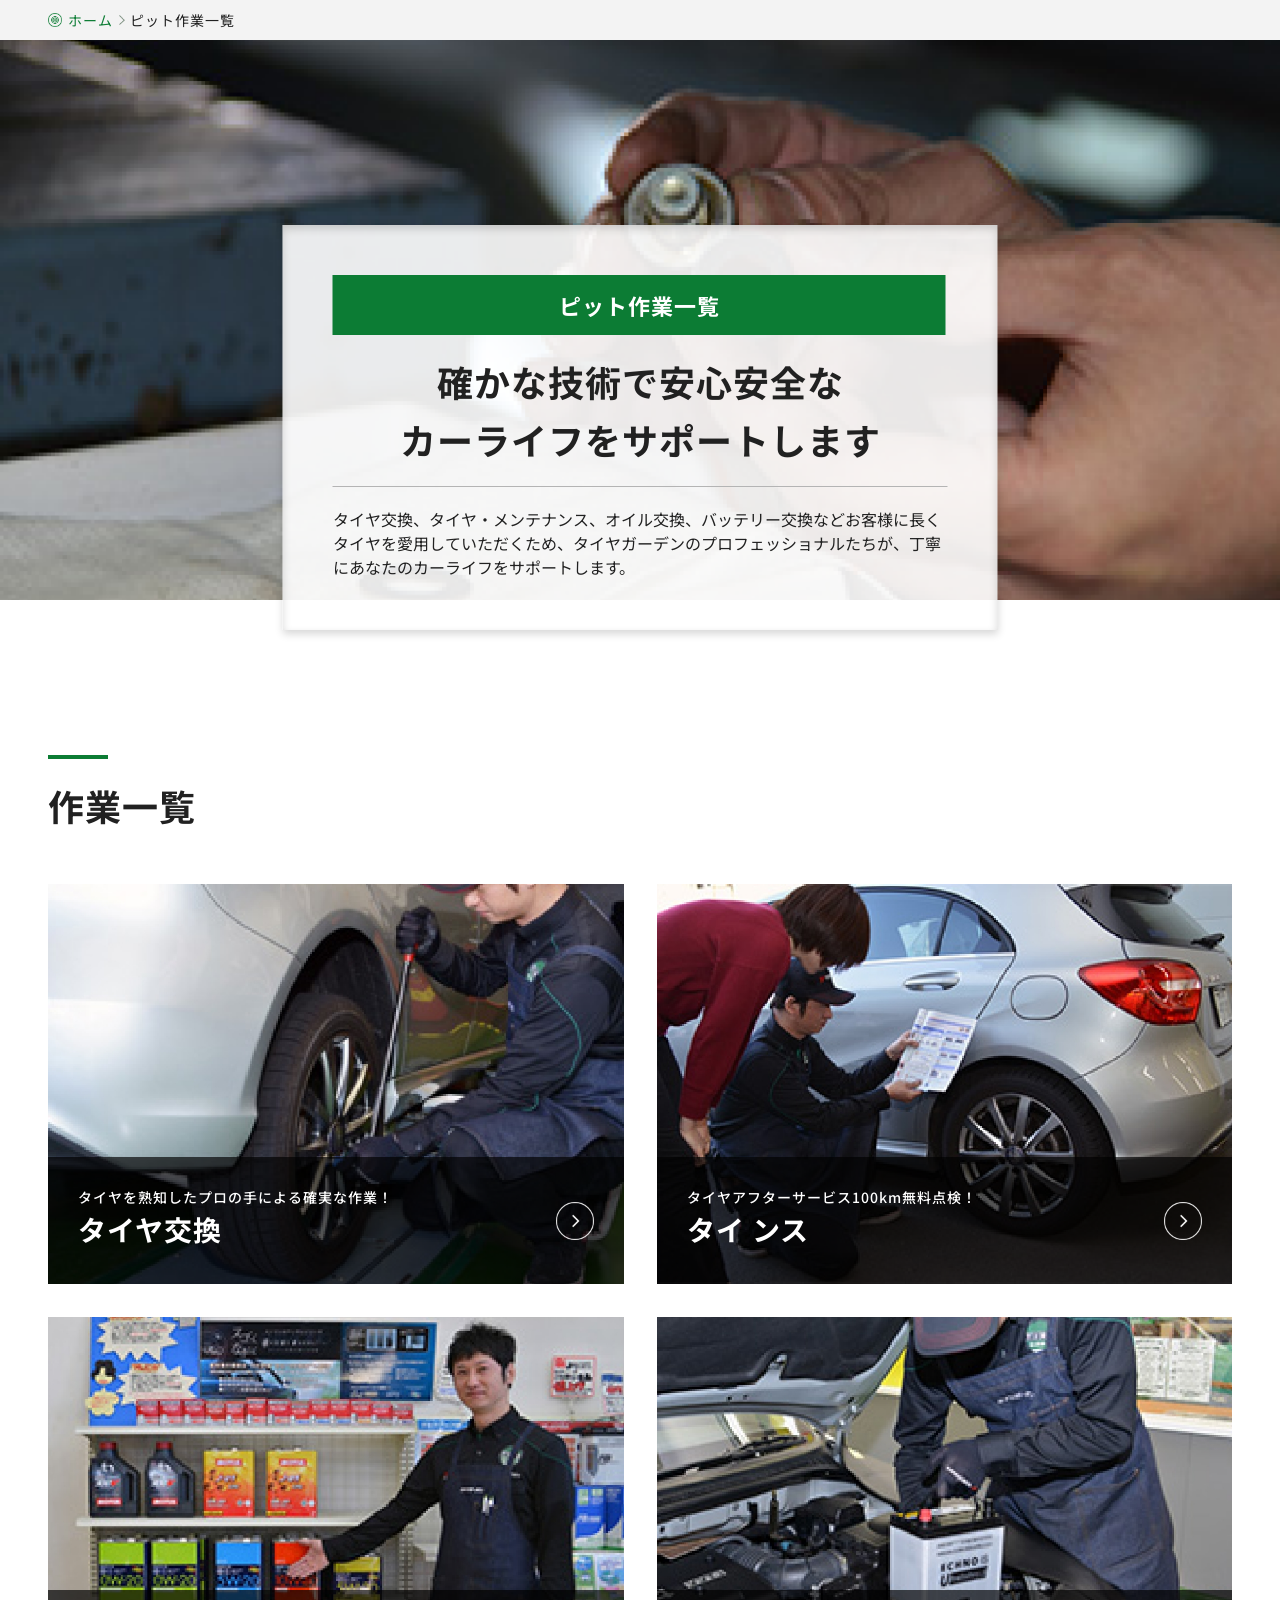
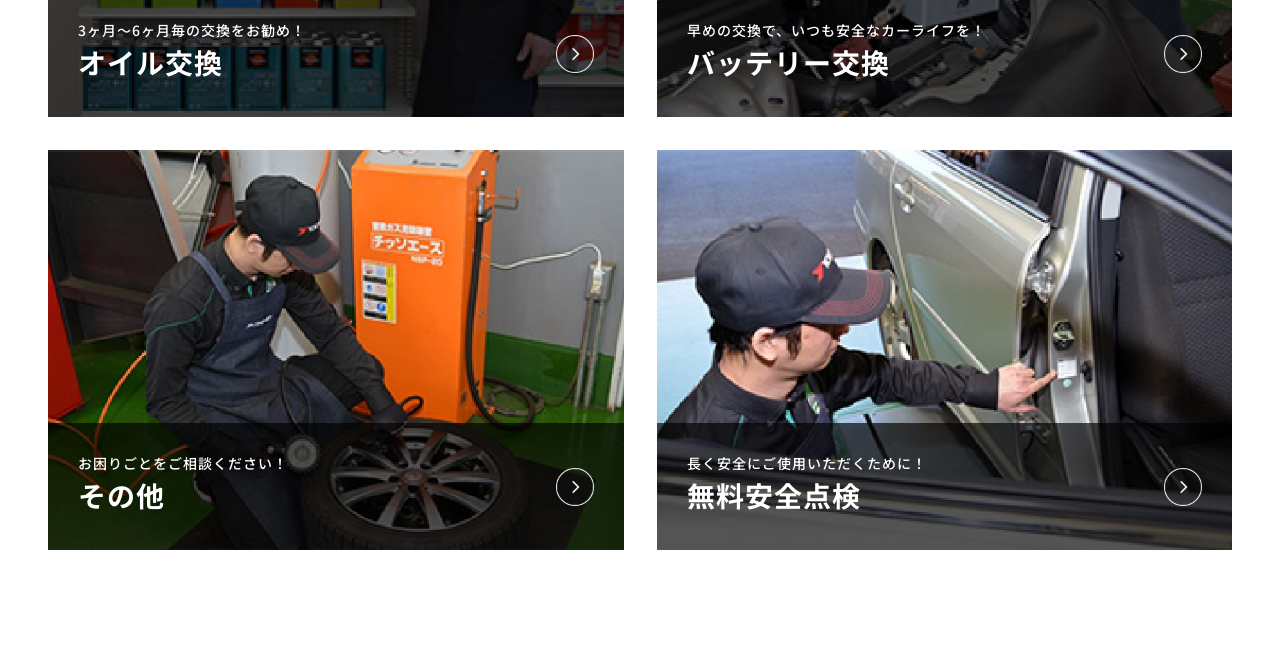
<file: pitworklist.html>
<!DOCTYPE html>
<html lang="ja">

<head>
    <meta charset="utf-8" />
    <meta name="viewport" content="width=device-width,initial-scale=1" />
    <title>ページタイトル</title>
    <meta name="description" content="ページの説明" />
    <meta name="format-detection" content="telephone=no" />

    <!-- favicon/webclipicon -->
    <!-- <link rel="icon" href="favicon.ico" />
    <link rel="icon" href="favicon.svg" type="image/svg+xml" />
    <link rel="apple-touch-icon" href="webclip.png" /> -->

    <!-- ogp -->
    <meta property="og:site_name" content="サイト名" />
    <meta property="og:url" content="URL" />
    <meta property="og:type" content="website or article" />
    <meta property="og:title" content="ページのタイトル" />
    <meta property="og:description" content="ページの説明" />
    <meta property="og:image" content="URL" />
    <meta property="og:locale" content="ja_JP" />
    <!-- <meta property="fb:app_id" content="AppID"> -->
    <meta name="twitter:card" content="summary_large_image or summary" />
    <!-- <meta name="twitter:site" content="@moshamusha2010" /> -->
    <meta name="twitter:description" content="ページの説明" />
    <meta name="twitter:image:src" content="URL" />

    <!-- fonts -->
    <link rel="preconnect" href="https://fonts.googleapis.com" />
    <link rel="preconnect" href="https://fonts.gstatic.com" crossorigin />
    <link href="https://fonts.googleapis.com/css2?family=Noto+Sans+JP:wght@400;500;700&display=swap" rel="stylesheet" />

    <!-- css -->
    <link rel="stylesheet" href="/assets/slick/slick.css">
    <link rel="stylesheet" href="/assets/slick/slick-theme.css">
    <link rel="stylesheet" href="/assets/css/import.css" />
</head>

<body>
    <header>
        <section id="headerPart"></section>
    </header>

    <main>
        <section>
            <div class="bread-crumb">
                <div class="container">
                    <ul class="bread-crumb-list">
                        <li class="bread-crumb-item"><a href="/index.html" class="bread-crumb-link">ホーム</a></li>
                        <li class="bread-crumb-item"><span>ピット作業一覧</span></li>
                    </ul>
                </div>
            </div>

            <div class="mvone">
                <div class="mvone-txt-box">
                    <h2 class="mvone-title">ピット作業一覧</h2>
                    <h3 class="mvone-subtitle">確かな技術で安心安全な<br>カーライフをサポートします</h3>
                    <p class="mvone-text">タイヤ交換、タイヤ・メンテナンス、オイル交換、バッテリー交換などお客様に長くタイヤを愛用していただくため、タイヤガーデンのプロフェッショナルたちが、丁寧にあなたのカーライフをサポートします。</p>
                </div>
            </div>
        </section>

        <section class="worklistsection">
            <div class="container">
                <h2 class="h2-title-one">
                    作業一覧
                </h2>

                <div class="worklists">
                    <div class="worklist">
                      
                        <img src="/assets/img/pitworklist/worklist01.jpg" alt="タイヤ交換の画像">
                       
                        <a href="#" class="worklist-content">
                            <span class="wl-small-txt">タイヤを熟知したプロの手による確実な作業！</span>
                            <p class="wl-title">タイヤ交換</p>
                        </a>
                    </div>

                    <div class="worklist">
                      
                        <img src="/assets/img/pitworklist/worklist02.jpg" alt="タイヤ・メンテナンスの画像">
                       
                        <a href="#" class="worklist-content">
                            <span class="wl-small-txt">タイヤアフターサービス100km無料点検！</span>
                            <p class="wl-title">タイ  ンス</p>
                        </a>
                    </div>

                    <div class="worklist">
                      
                        <img src="/assets/img/pitworklist/worklist03.jpg" alt="オイル交換の画像">
                       
                        <a href="#" class="worklist-content">
                            <span class="wl-small-txt">3ヶ月～6ヶ月毎の交換をお勧め！</span>
                            <p class="wl-title">オイル交換</p>
                        </a>
                    </div>

                    <div class="worklist">
                      
                        <img src="/assets/img/pitworklist/worklist04.jpg" alt="バッテリー交換の画像">
                       
                        <a href="#" class="worklist-content">
                            <span class="wl-small-txt">早めの交換で、いつも安全なカーライフを！</span>
                            <p class="wl-title">バッテリー交換</p>
                        </a>
                    </div>

                    <div class="worklist">
                      
                        <img src="/assets/img/pitworklist/worklist05.jpg" alt="その他の画像">
                       
                        <a href="#" class="worklist-content">
                            <span class="wl-small-txt">お困りごとをご相談ください！</span>
                            <p class="wl-title">その他</p>
                        </a>
                    </div>

                    <div class="worklist">
                      
                        <img src="/assets/img/pitworklist/worklist06.jpg" alt="無料安全点検の画像">
                       
                        <a href="#" class="worklist-content">
                            <span class="wl-small-txt">長く安全にご使用いただくために！</span>
                            <p class="wl-title">無料安全点検</p>
                        </a>
                    </div>
                </div>
            </div>
        </section>
    </main>

    <footer>
        <section id="footerPart"></section>
    </footer>
    <!-- js -->
    <script src="/assets/js/jquery-3.7.1.min.js"></script>
    <script src="/assets/js/jquery.matchHeight.js"></script>
    <script src="/assets/slick/slick.min.js"></script>
    <script src="/assets/js/template-part.js"></script>
    <script src="/assets/js/common.js"></script>
</body>

</html>
</file>
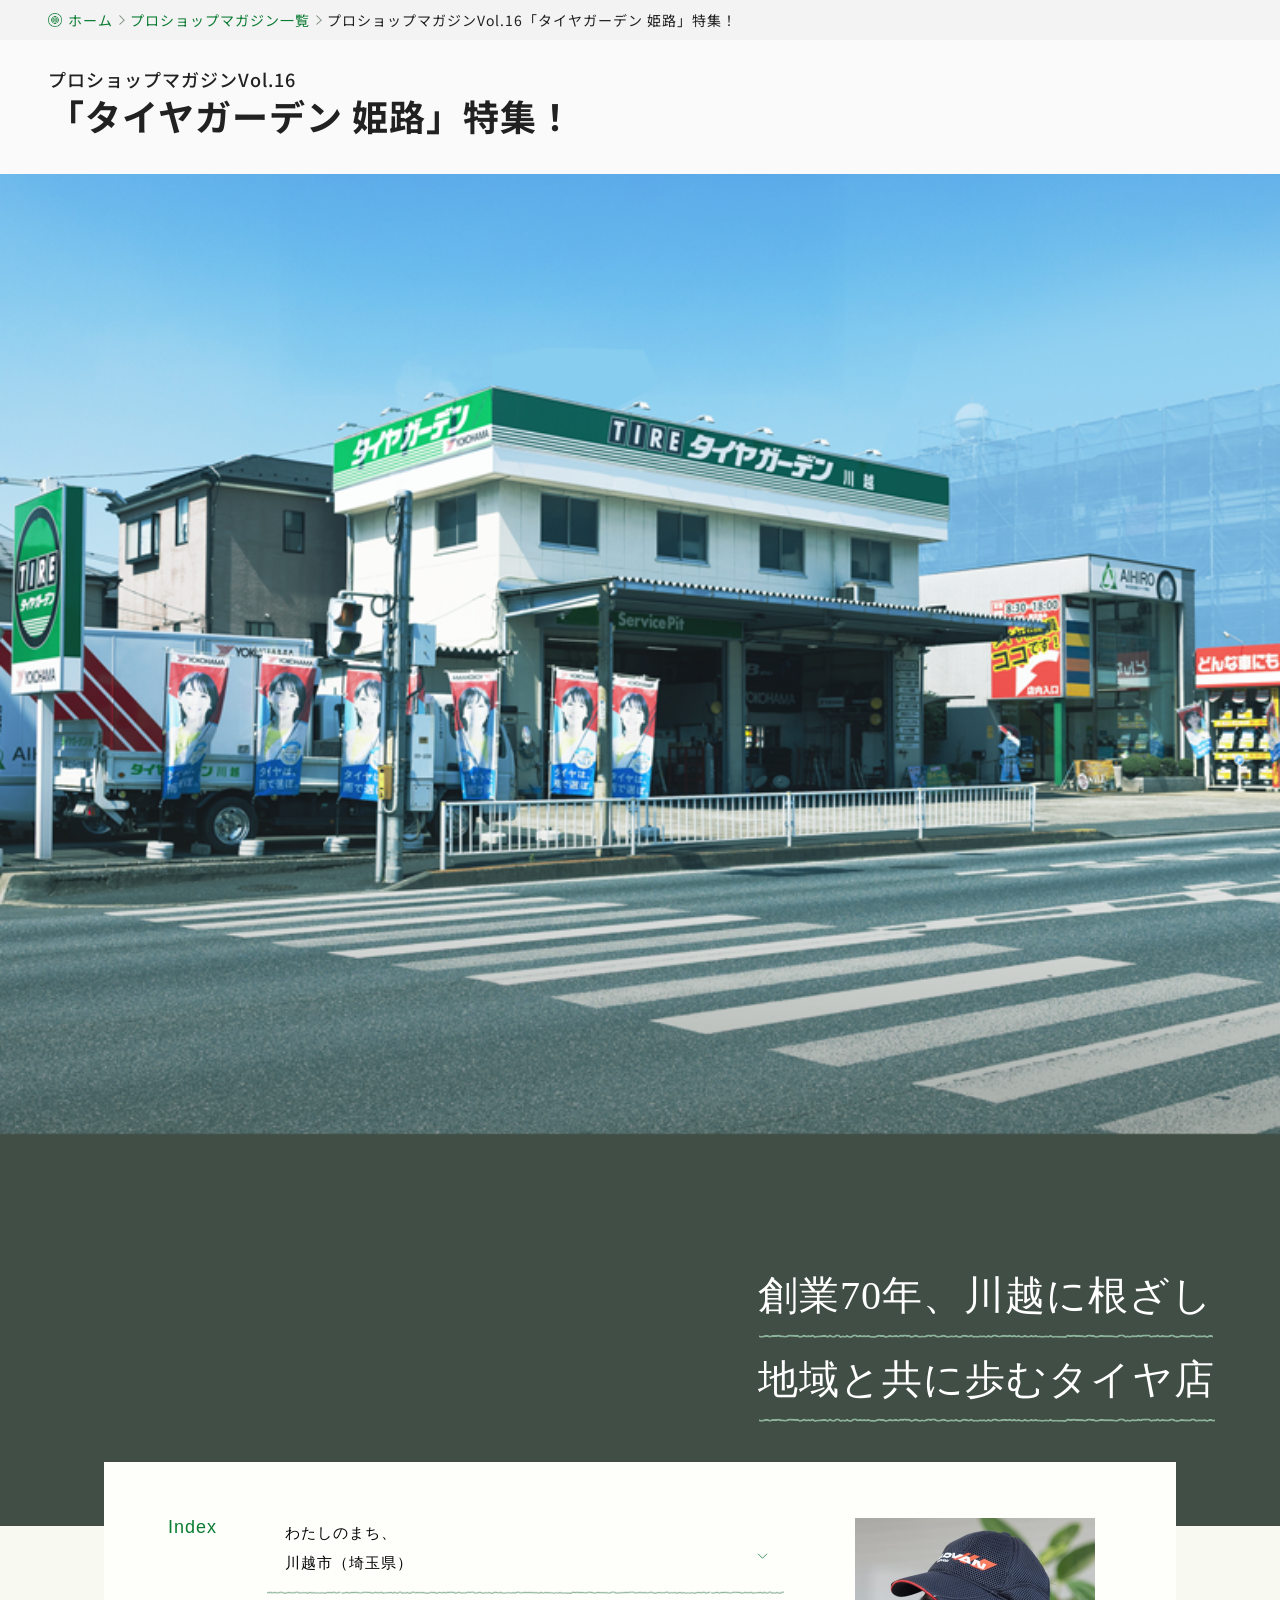
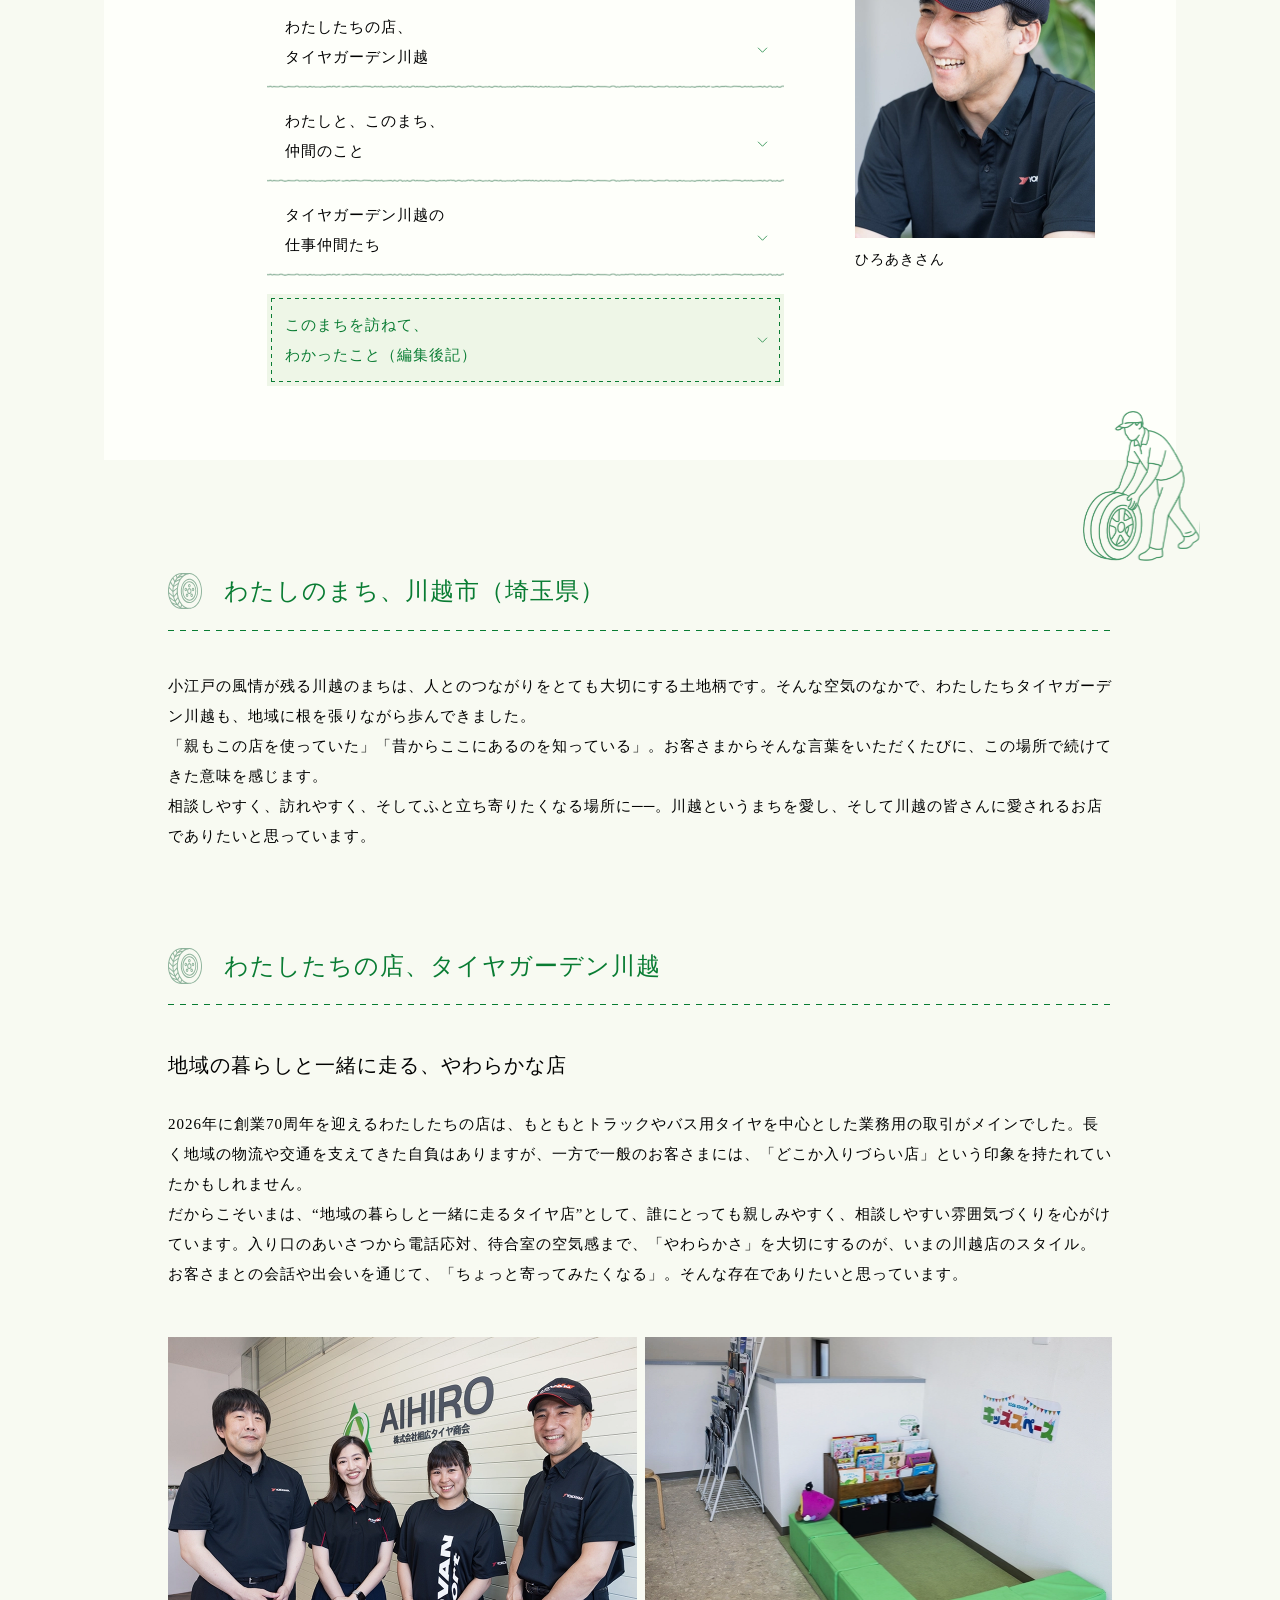
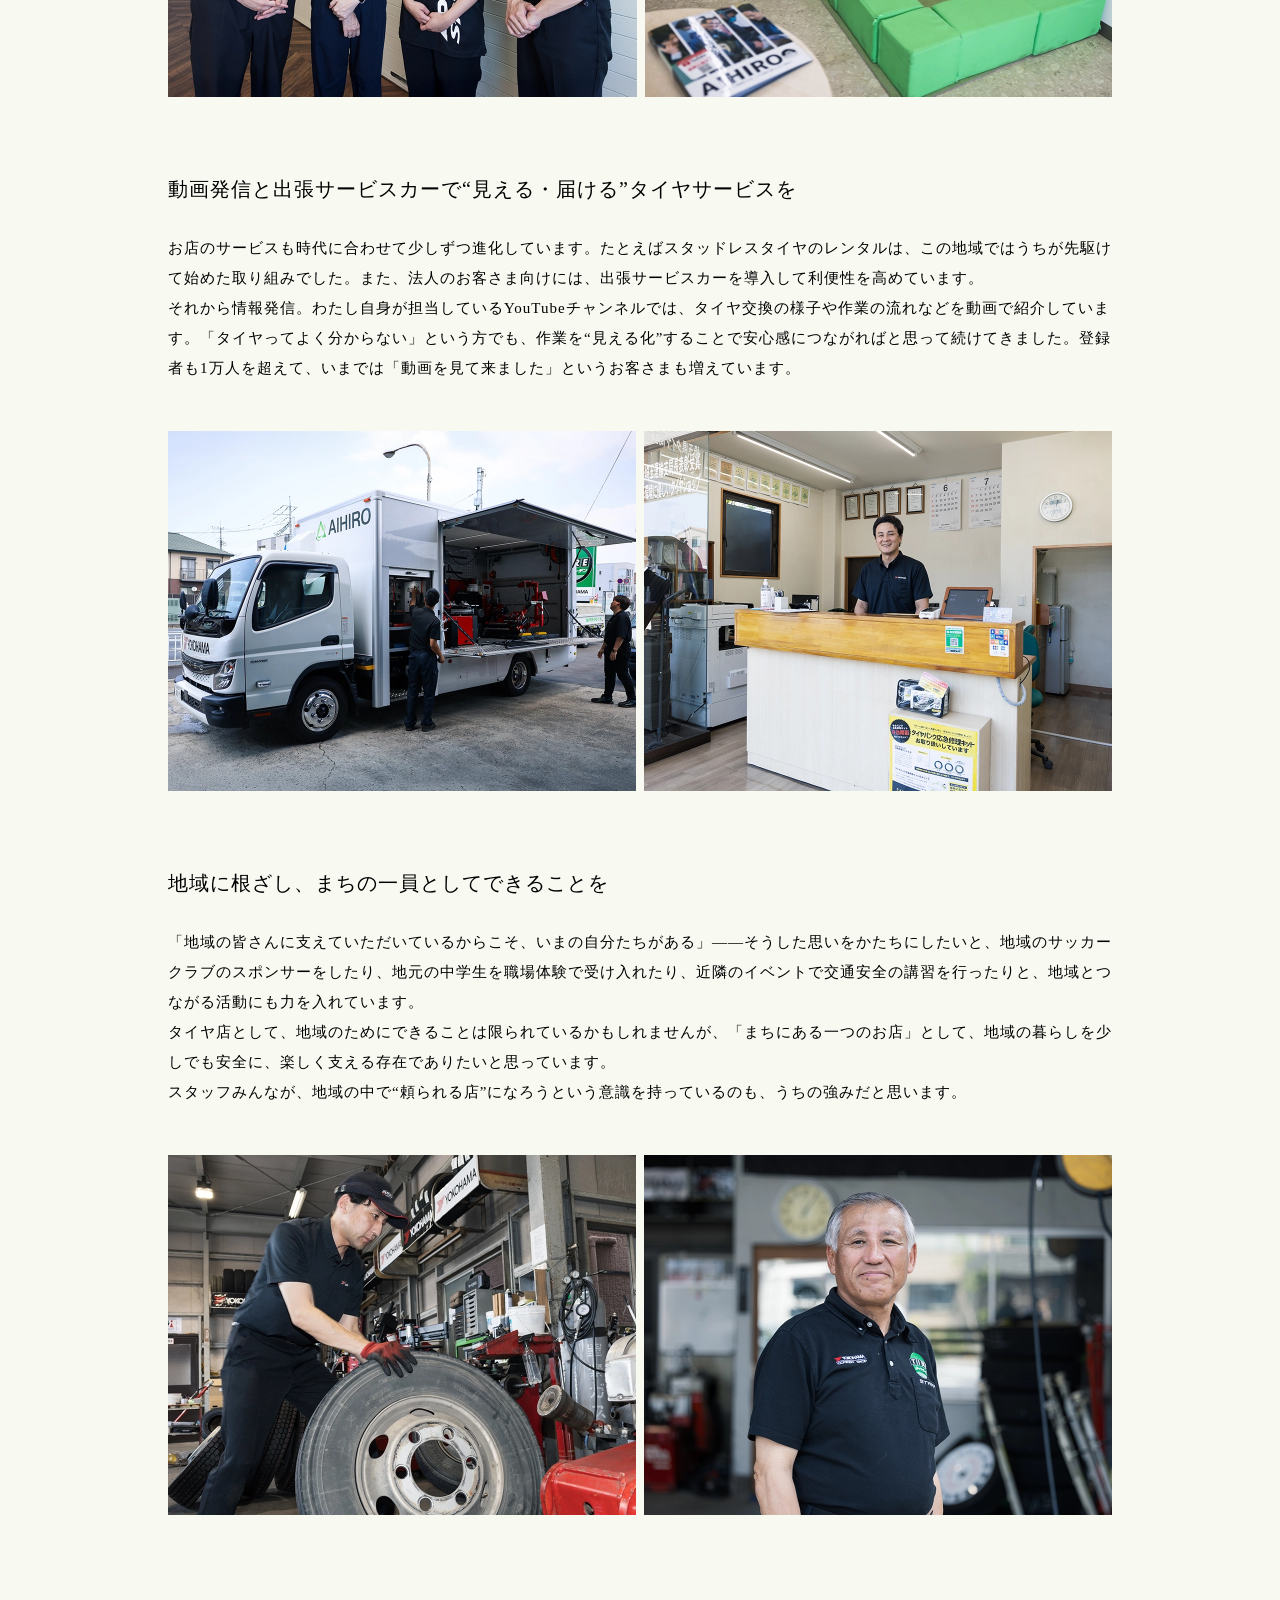
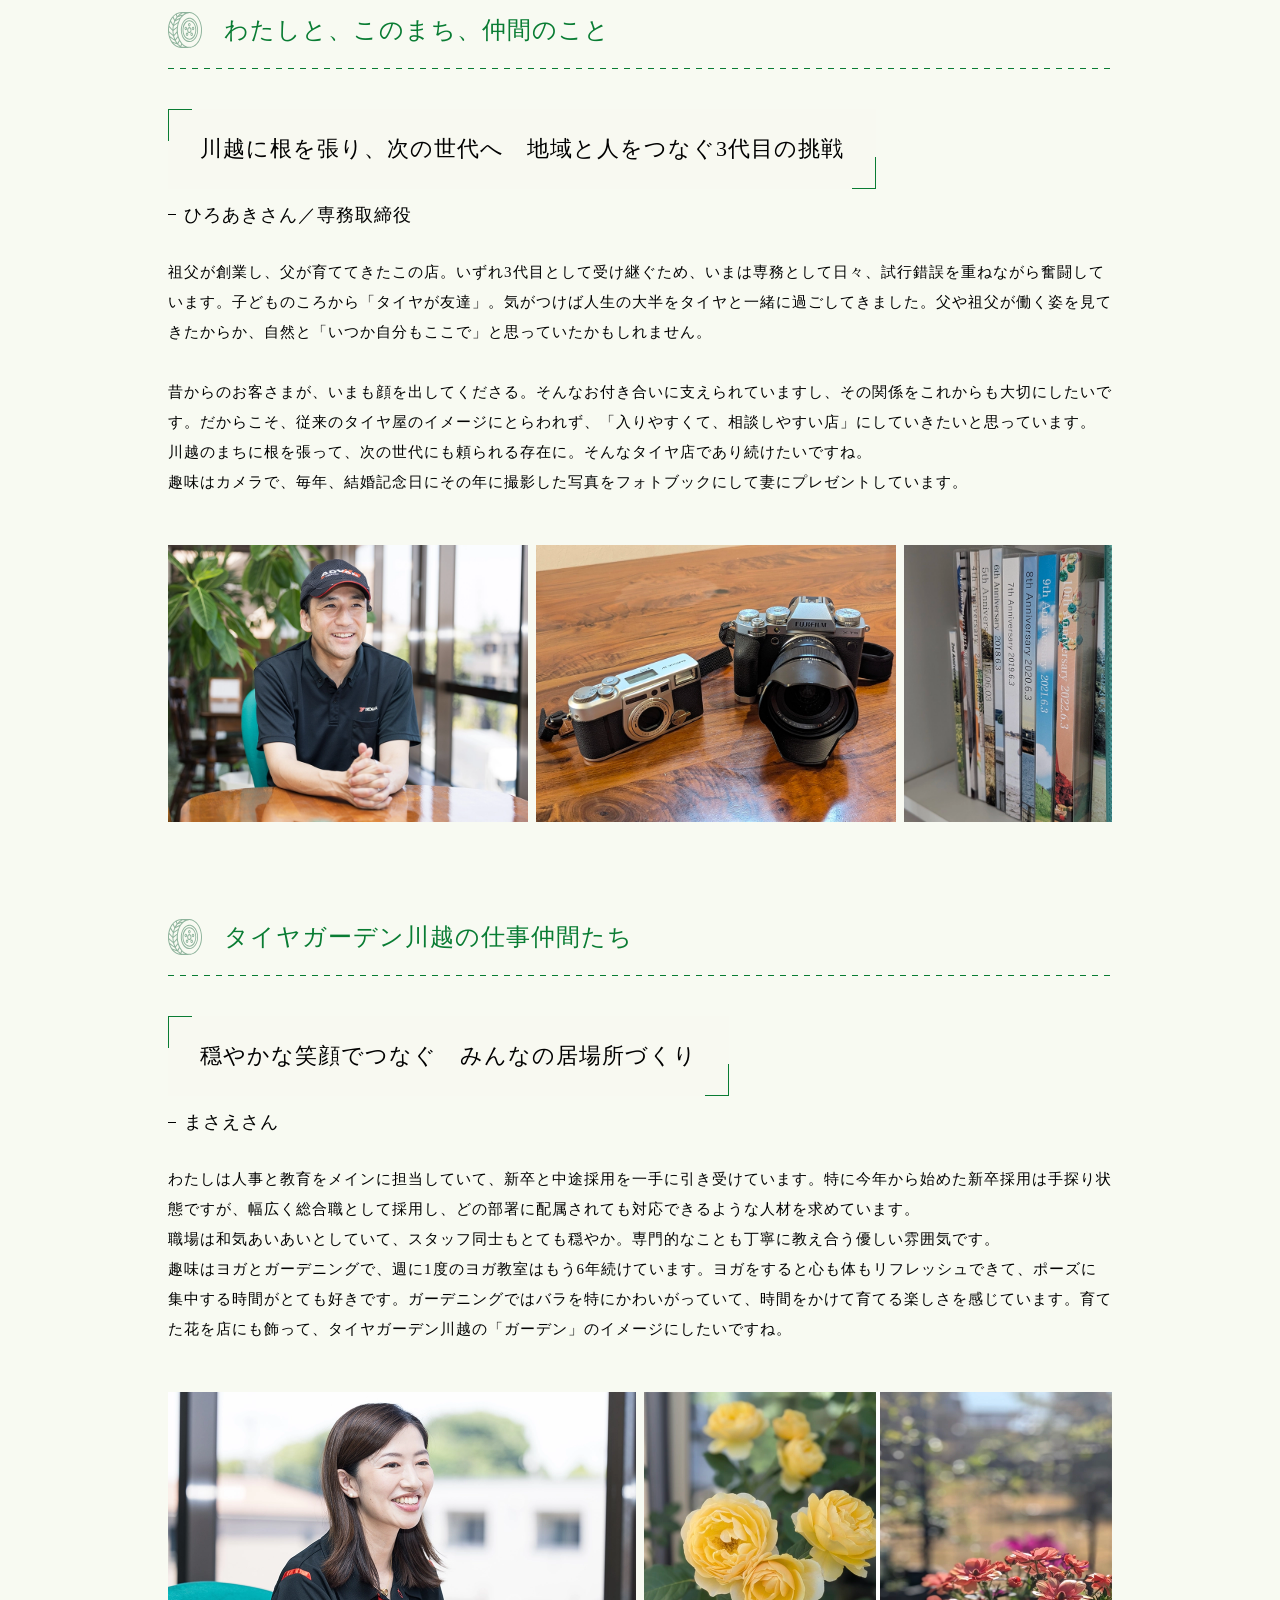
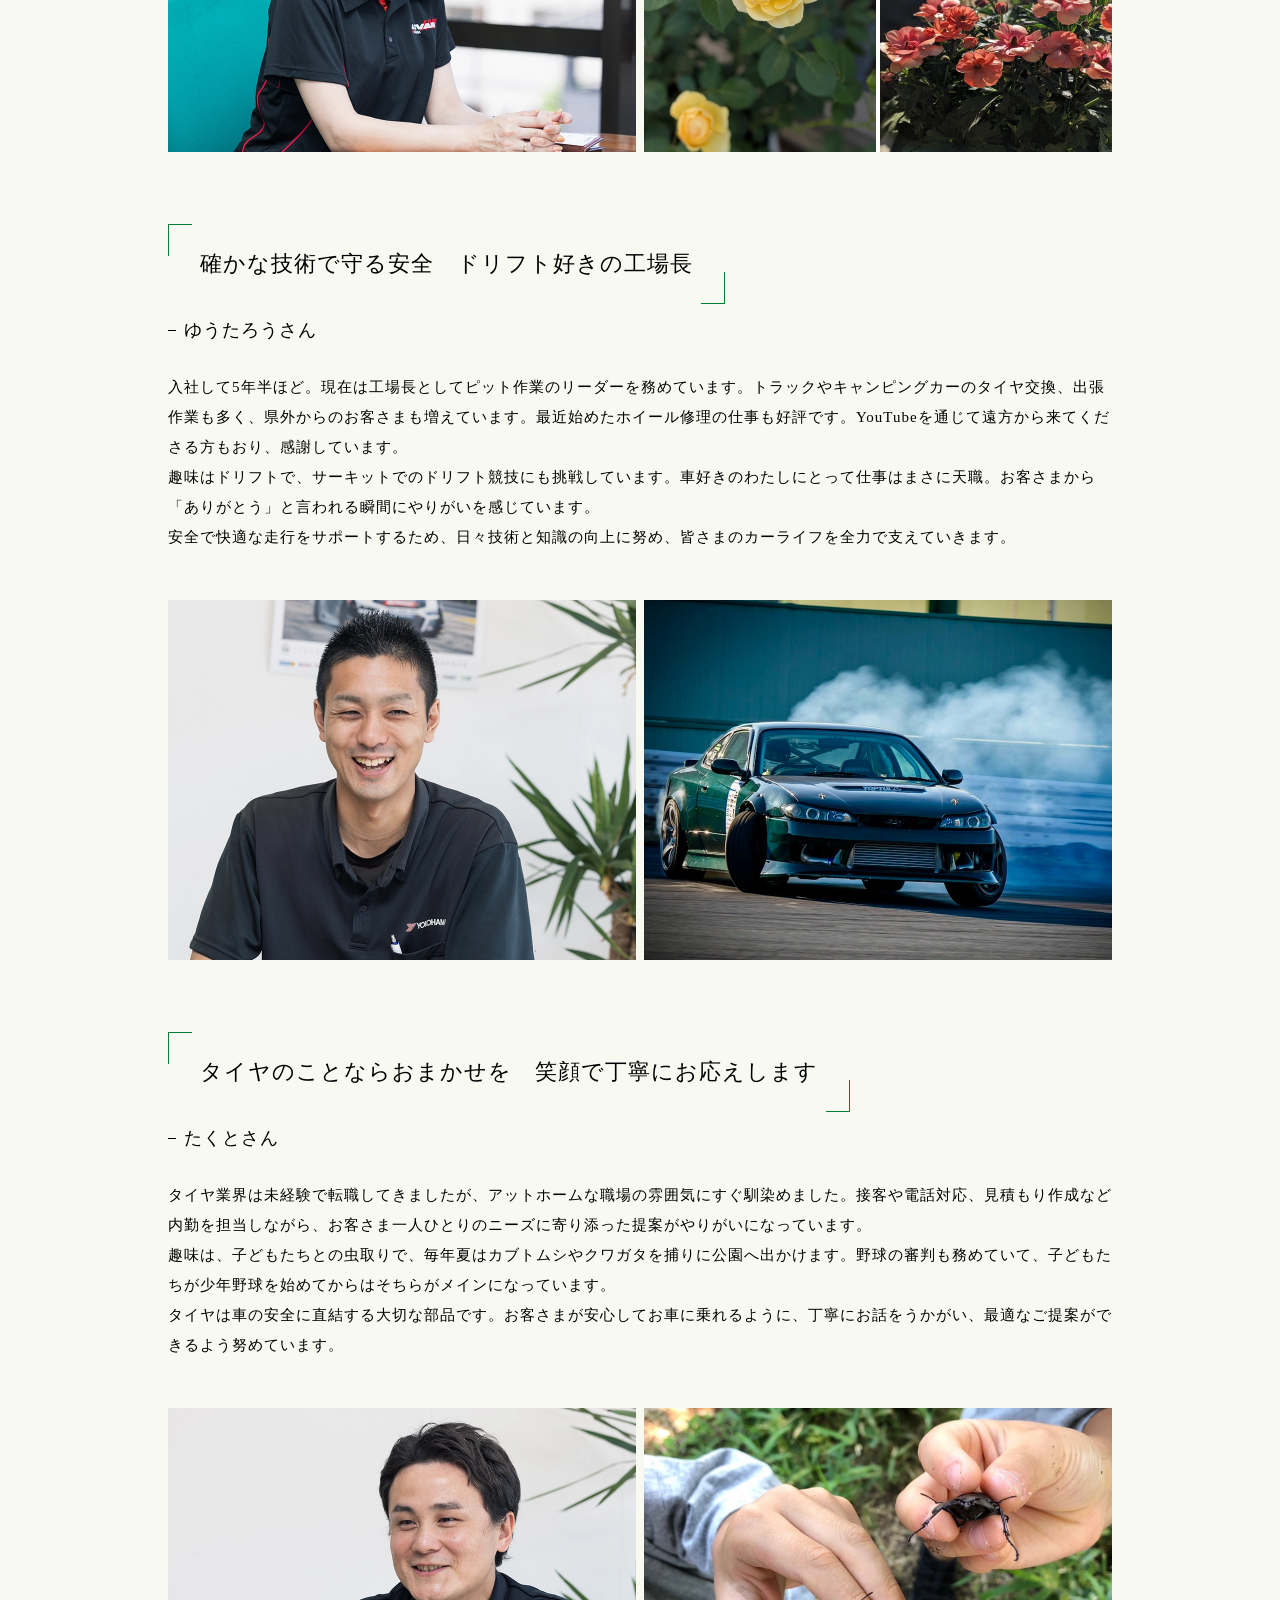
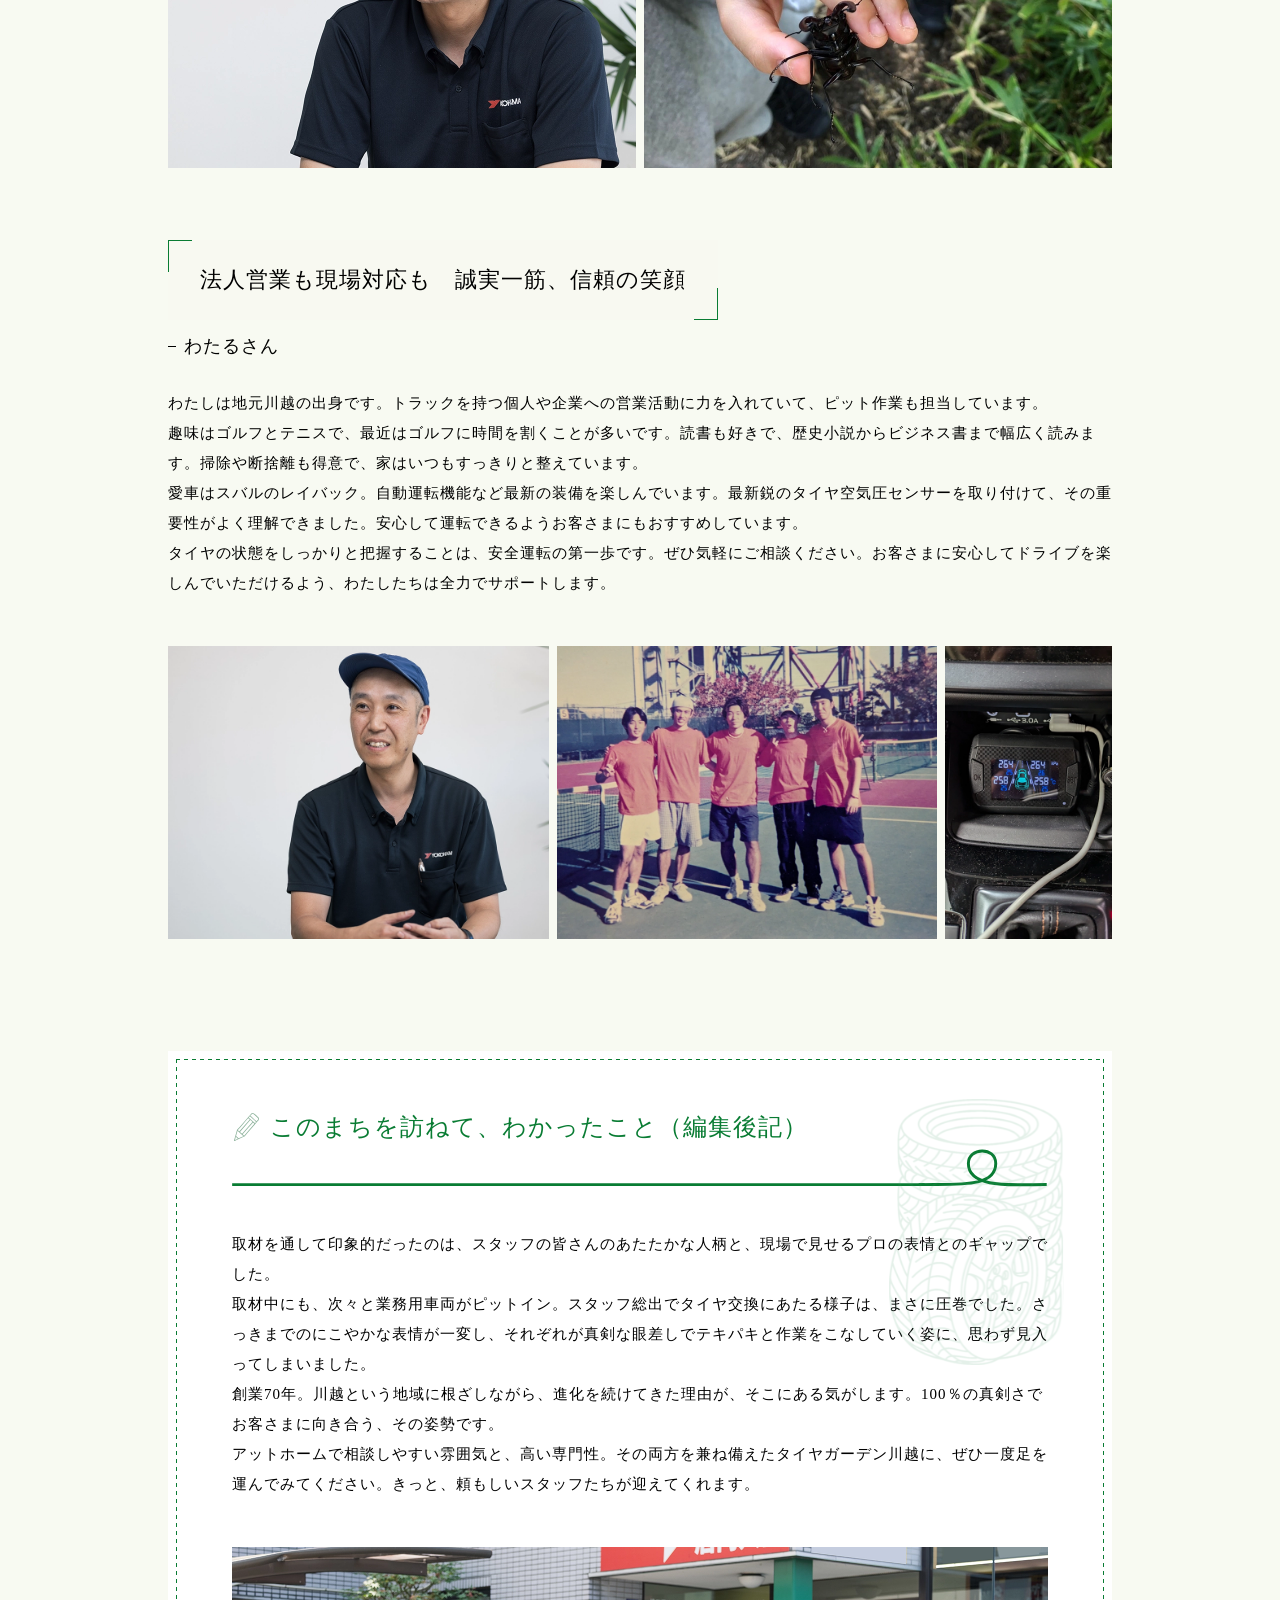
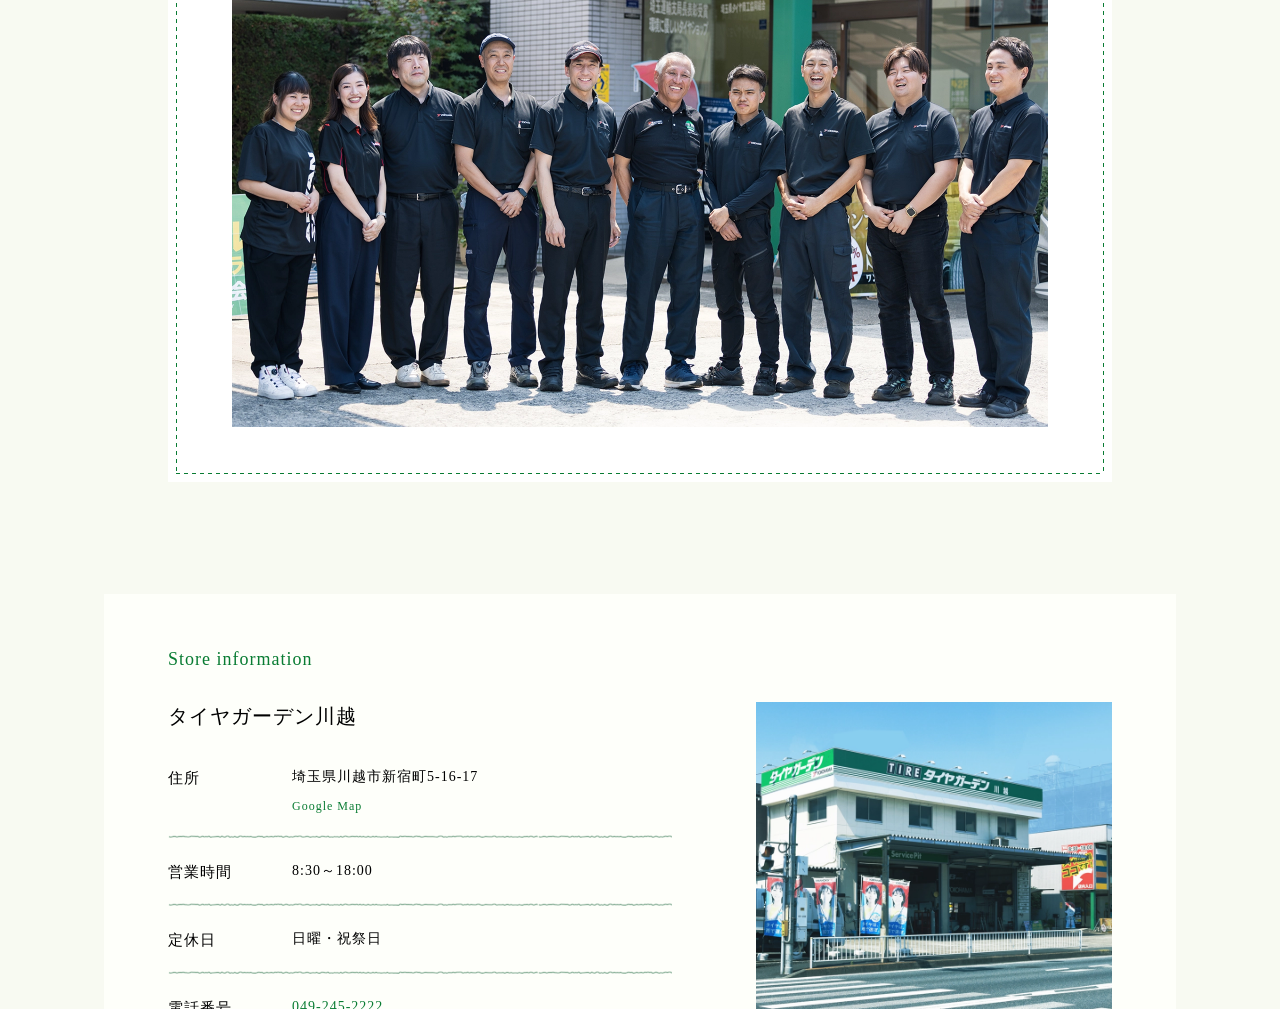
<file: special-feature.html>
<!DOCTYPE html>
<html lang="ja">

<head>
    <meta charset="utf-8" />
    <meta name="viewport" content="width=device-width,initial-scale=1" />
    <title>「タイヤガーデン 姫路」特集！</title>
    <meta name="description" content="ページの説明" />
    <meta name="format-detection" content="telephone=no" />

    <!-- favicon/webclipicon -->
    <!-- <link rel="icon" href="favicon.ico" />
    <link rel="icon" href="favicon.svg" type="image/svg+xml" />
    <link rel="apple-touch-icon" href="webclip.png" /> -->

    <!-- ogp -->
    <meta property="og:site_name" content="サイト名" />
    <meta property="og:url" content="URL" />
    <meta property="og:type" content="website or article" />
    <meta property="og:title" content="ページのタイトル" />
    <meta property="og:description" content="ページの説明" />
    <meta property="og:image" content="URL" />
    <meta property="og:locale" content="ja_JP" />
    <!-- <meta property="fb:app_id" content="AppID"> -->
    <meta name="twitter:card" content="summary_large_image or summary" />
    <!-- <meta name="twitter:site" content="@moshamusha2010" /> -->
    <meta name="twitter:description" content="ページの説明" />
    <meta name="twitter:image:src" content="URL" />

    <!-- fonts -->
    <link rel="preconnect" href="https://fonts.googleapis.com" />
    <link rel="preconnect" href="https://fonts.gstatic.com" crossorigin />
    <link href="https://fonts.googleapis.com/css2?family=Noto+Sans+JP:wght@400;500;700&display=swap" rel="stylesheet" />

    <!-- css -->
    <link rel="stylesheet" href="/assets/slick/slick.css">
    <link rel="stylesheet" href="/assets/slick/slick-theme.css">
    <link rel="stylesheet" href="/assets/css/import.css" />
</head>

<body>
    <header>
        <section id="headerPart">
        </section>
    </header>

    <main>
        <section>
            <div class="bread-crumb">
                <div class="container">
                    <ul class="bread-crumb-list">
                        <li class="bread-crumb-item"><a href="/index.html" class="bread-crumb-link">ホーム</a></li>
                         <li class="bread-crumb-item"><a href="" class="bread-crumb-link">プロショップマガジン一覧</a></li>
                        <li class="bread-crumb-item"><span>プロショップマガジンVol.16「タイヤガーデン 姫路」特集！</span></li>
                    </ul>
                </div>
            </div>
        </section>
        
        <section class="ssr-section">
            <div class="container">
                <div class="ssr-title-div">
                    <span class="ssr-span">プロショップマガジンVol.16</span>
                    <h2 class="ssr-title pt0">「タイヤガーデン 姫路」特集！</h2>
                </div>

            </div>
        </section>

        <section>
            <div class="shopcommon__wrapper">
                    <div class="shopcommon__kv">
                        <picture>
                            <source media="(max-width: 767px)" srcset="/assets/img/special-feature/kv_kawagoe_sp.webp">
                            <source media="(min-width: 768px)" srcset="/assets/img/special-feature/kv_kawagoe_pc.webp">
                            <img src="/assets/img/special-feature/kv_kawagoe_pc.webp" alt="タイヤガーデン 川越">
                        </picture>
                        <div class="shopcommon__gradient-overlay"></div>
                        <div class="shopcommon__kv__heading">
                            <h1>
                                <span class="aaa">創業70年、川越に根ざし</span>
                                <br>
                                <span class="aaa">地域と共に歩むタイヤ店</span>
                            </h1>
                        </div>
                    </div>
                    <div class="shopcommon__index">
                        <h2 class="font-en">Index</h2>
                        <ul class="shopcommon__index-anchor-list">
                            <li class="shopcommon__index-anchor-item">
                                <a href="#anchor01">わたしのまち、<br class="spOnly">川越市（埼玉県）</a>
                            </li>
                            <li class="shopcommon__index-anchor-item">
                                <a href="#anchor02">わたしたちの店、<br class="spOnly">タイヤガーデン川越</a>
                            </li>
                            <li class="shopcommon__index-anchor-item">
                                <a href="#anchor03">わたしと、このまち、<br class="spOnly">仲間のこと</a>
                            </li>
                            <li class="shopcommon__index-anchor-item">
                                <a href="#anchor04">タイヤガーデン川越の<br class="spOnly">仕事仲間たち</a>
                            </li>
                            <li class="shopcommon__index-anchor-item post_script">
                                <a href="#anchor05">このまちを訪ねて、<br class="spOnly">わかったこと（編集後記）</a>
                            </li>
                        </ul>
                        <div class="shopcommon__index-manager">
                            <div class="shopcommon__index-manager__img">
                                <picture>
                                    <source media="(max-width: 999px)" srcset="/assets/img/special-feature/tenchou_sp.webp">
                                    <source media="(min-width: 1000px)" srcset="/assets/img/special-feature/tenchou.webp">
                                    <img src="/assets/img/special-feature/tenchou.webp" alt="「タイヤガーデン 川越」ひろあきさん">
                                </picture>
                            </div>
                            <span class="shopcommon__index-manager__name">ひろあきさん</span>
                        </div>
                        <div class="shopcommon__index-description-img">
                            <img src="/assets/img/special-feature/young01.svg" alt="">
                        </div>
                    </div>
                    <div class="shopcommon__article-wrapper">
                        <div id="anchor01" class="shopcommon__article-section">
                            <h2>わたしのまち、川越市（埼玉県）</h2>
                            <p class="hidden-text">
                                小江戸の風情が残る川越のまちは、人とのつながりをとても大切にする土地柄です。そんな空気のなかで、わたしたちタイヤガーデン川越も、地域に根を張りながら歩んできました。
                                <br>
                                「親もこの店を使っていた」「昔からここにあるのを知っている」。お客さまからそんな言葉をいただくたびに、この場所で続けてきた意味を感じます。
                                
                                <br>
                                
                                相談しやすく、訪れやすく、そしてふと立ち寄りたくなる場所に──。川越というまちを愛し、そして川越の皆さんに愛されるお店でありたいと思っています。
                            </p>
                        </div>
                        <div id="anchor02" class="shopcommon__article-section">
                            <h2>わたしたちの店、タイヤガーデン川越</h2>
                            <h3>地域の暮らしと一緒に走る、やわらかな店</h3>
                            <div class="hidden-text">
                                <p>
                                    2026年に創業70周年を迎えるわたしたちの店は、もともとトラックやバス用タイヤを中心とした業務用の取引がメインでした。長く地域の物流や交通を支えてきた自負はありますが、一方で一般のお客さまには、「どこか入りづらい店」という印象を持たれていたかもしれません。
                                    <br>
                                    だからこそいまは、“地域の暮らしと一緒に走るタイヤ店”として、誰にとっても親しみやすく、相談しやすい雰囲気づくりを心がけています。入り口のあいさつから電話応対、待合室の空気感まで、「やわらかさ」を大切にするのが、いまの川越店のスタイル。
                                    <br>
                                    お客さまとの会話や出会いを通じて、「ちょっと寄ってみたくなる」。そんな存在でありたいと思っています。                                    
                                </p>
                                <div class="shopcommon__article-img">
                                    <div class="shopcommon__article-img__item">
                                        <img src="/assets/img/special-feature/kawagoe_img01.webp" alt="「やわらかさ」を大切にする「タイヤガーデン 川越」スタッフ">
                                    </div>
                                    <div class="shopcommon__article-img__item">
                                        <img src="/assets/img/special-feature/kawagoe_img02.webp" alt="「タイヤガーデン 川越」キッズスペース">
                                    </div>
                                </div>
                            </div>
                            <h3>動画発信と出張サービスカーで“見える・届ける”タイヤサービスを</h3>
                            <div class="hidden-text">
                                <p>
                                    お店のサービスも時代に合わせて少しずつ進化しています。たとえばスタッドレスタイヤのレンタルは、この地域ではうちが先駆けて始めた取り組みでした。また、法人のお客さま向けには、出張サービスカーを導入して利便性を高めています。
                                    <br>
                                    それから情報発信。わたし自身が担当しているYouTubeチャンネルでは、タイヤ交換の様子や作業の流れなどを動画で紹介しています。「タイヤってよく分からない」という方でも、作業を“見える化”することで安心感につながればと思って続けてきました。登録者も1万人を超えて、いまでは「動画を見て来ました」というお客さまも増えています。
                                </p>
                                <div class="shopcommon__article-img">
                                    <div class="shopcommon__article-img__item">
                                        <img src="/assets/img/special-feature/kawagoe_img03.webp" alt="「タイヤガーデン 川越」出張サービスカー">
                                    </div>
                                    <div class="shopcommon__article-img__item">
                                        <img src="/assets/img/special-feature/kawagoe_img04.webp" alt="「タイヤガーデン 川越」誰にとっても親しみやすく、相談しやすい雰囲気づくり">
                                    </div>
                                </div>
                            </div>
                            <h3>地域に根ざし、まちの一員としてできることを</h3>
                            <div class="hidden-text">
                                <p>
                                    「地域の皆さんに支えていただいているからこそ、いまの自分たちがある」——そうした思いをかたちにしたいと、地域のサッカークラブのスポンサーをしたり、地元の中学生を職場体験で受け入れたり、近隣のイベントで交通安全の講習を行ったりと、地域とつながる活動にも力を入れています。
                                    <br>
                                    タイヤ店として、地域のためにできることは限られているかもしれませんが、「まちにある一つのお店」として、地域の暮らしを少しでも安全に、楽しく支える存在でありたいと思っています。
                                    <br>
                                    スタッフみんなが、地域の中で“頼られる店”になろうという意識を持っているのも、うちの強みだと思います。
                                </p>
                                <div class="shopcommon__article-img">
                                    <div class="shopcommon__article-img__item">
                                        <img src="/assets/img/special-feature/kawagoe_img05.webp" alt="「タイヤガーデン 川越」タイヤ交換の作業">
                                    </div>
                                    <div class="shopcommon__article-img__item">
                                        <img src="/assets/img/special-feature/kawagoe_img06.webp" alt="「タイヤガーデン 川越」スタッフみんなが、地域の中で“頼られる店”になろうという意識を持っている">
                                    </div>
                                </div>
                            </div>
                        </div>
                        <div id="anchor03" class="shopcommon__article-section">
                            <h2>わたしと、このまち、仲間のこと</h2>
                            <div class="shopcommon__article-catchfrase">
                                <span class="aaa">川越に根を張り、次の世代へ　地域と人をつなぐ3代目の挑戦</span>
                            </div>
                            <div class="shopcommon__article-staff-name"><span class="aaa">ひろあきさん／専務取締役</span></div>
                            <div class="hidden-text">
                                <p>
                                    祖父が創業し、父が育ててきたこの店。いずれ3代目として受け継ぐため、いまは専務として日々、試行錯誤を重ねながら奮闘しています。子どものころから「タイヤが友達」。気がつけば人生の大半をタイヤと一緒に過ごしてきました。父や祖父が働く姿を見てきたからか、自然と「いつか自分もここで」と思っていたかもしれません。
                                    <br><br>
                                    昔からのお客さまが、いまも顔を出してくださる。そんなお付き合いに支えられていますし、その関係をこれからも大切にしたいです。だからこそ、従来のタイヤ屋のイメージにとらわれず、「入りやすくて、相談しやすい店」にしていきたいと思っています。
                                    <br>
                                    川越のまちに根を張って、次の世代にも頼られる存在に。そんなタイヤ店であり続けたいですね。
                                    
                                    <br>
                                    
                                    趣味はカメラで、毎年、結婚記念日にその年に撮影した写真をフォトブックにして妻にプレゼントしています。 
                                    
                                </p>
                                <div class="shopcommon__article-img">
                                    <div class="shopcommon__article-img__item">
                                        <img src="/assets/img/special-feature/kawagoe_img07.webp" alt="「タイヤガーデン 川越」ひろあきさん">
                                    </div>
                                    <div class="shopcommon__article-img__item">
                                        <img src="/assets/img/special-feature/kawagoe_img08.webp" alt="趣味のカメラ">
                                        
                                    </div>
                                    
                                    <div class="shopcommon__article-img__item">
                                        <img src="/assets/img/special-feature/kawagoe_img08_01.webp" alt="写真をフォトブックにして妻にプレゼント">
                                        
                                    </div>                                    
                                </div>
                                                               
                            </div>
                        </div>
                        <div id="anchor04" class="shopcommon__article-section">
                            <h2>タイヤガーデン川越の仕事仲間たち</h2>
                            <div class="shopcommon__article-catchfrase"><span class="aaa">穏やかな笑顔でつなぐ　みんなの居場所づくり</span></div>
                            <div class="shopcommon__article-staff-name"><span class="aaa">まさえさん</span></div>
                            <div class="hidden-text">
                                <p>
                                    わたしは人事と教育をメインに担当していて、新卒と中途採用を一手に引き受けています。特に今年から始めた新卒採用は手探り状態ですが、幅広く総合職として採用し、どの部署に配属されても対応できるような人材を求めています。
                                    <br>
                                    職場は和気あいあいとしていて、スタッフ同士もとても穏やか。専門的なことも丁寧に教え合う優しい雰囲気です。
                                    <br>
                                    趣味はヨガとガーデニングで、週に1度のヨガ教室はもう6年続けています。ヨガをすると心も体もリフレッシュできて、ポーズに集中する時間がとても好きです。ガーデニングではバラを特にかわいがっていて、時間をかけて育てる楽しさを感じています。育てた花を店にも飾って、タイヤガーデン川越の「ガーデン」のイメージにしたいですね。
                                </p>
                                <div class="shopcommon__article-img">
                                    <div class="shopcommon__article-img__item">
                                        <img src="/assets/img/special-feature/kawagoe_img09.webp" alt="「タイヤガーデン 川越」まさえさん">
                                    </div>
                                    <div class="shopcommon__article-img__item">
                                        <img src="/assets/img/special-feature/kawagoe_img10.webp" alt="ガーデニングではバラを特にかわいがっています">
                                    </div>
                                </div>
                            </div>
                            <div class="shopcommon__article-catchfrase"><span class="aaa">確かな技術で守る安全　ドリフト好きの工場長</span></div>
                            <div class="shopcommon__article-staff-name"><span class="aaa">ゆうたろうさん</span></div>
                            <div class="hidden-text">
                                <p>
                                    入社して5年半ほど。現在は工場長としてピット作業のリーダーを務めています。トラックやキャンピングカーのタイヤ交換、出張作業も多く、県外からのお客さまも増えています。最近始めたホイール修理の仕事も好評です。YouTubeを通じて遠方から来てくださる方もおり、感謝しています。
                                    <br>
                                    趣味はドリフトで、サーキットでのドリフト競技にも挑戦しています。車好きのわたしにとって仕事はまさに天職。お客さまから「ありがとう」と言われる瞬間にやりがいを感じています。
                                    <br>
                                    安全で快適な走行をサポートするため、日々技術と知識の向上に努め、皆さまのカーライフを全力で支えていきます。
                                </p>
                                <div class="shopcommon__article-img">
                                    <div class="shopcommon__article-img__item">
                                        <img src="/assets/img/special-feature/kawagoe_img11.webp" alt="「タイヤガーデン 川越」ゆうたろうさん">
                                    </div>
                                    <div class="shopcommon__article-img__item">
                                        <img src="/assets/img/special-feature/kawagoe_img12.webp" alt="サーキットでのドリフト競技">
                                    </div>
                                </div>
                            </div>
                            <div class="shopcommon__article-catchfrase"><span class="aaa">タイヤのことならおまかせを　笑顔で丁寧にお応えします</span>
                            </div>
                            <div class="shopcommon__article-staff-name"><span class="aaa">たくとさん</span></div>
                            <div class="hidden-text">
                                <p>
                                    タイヤ業界は未経験で転職してきましたが、アットホームな職場の雰囲気にすぐ馴染めました。接客や電話対応、見積もり作成など内勤を担当しながら、お客さま一人ひとりのニーズに寄り添った提案がやりがいになっています。
                                    <br>
                                    趣味は、子どもたちとの虫取りで、毎年夏はカブトムシやクワガタを捕りに公園へ出かけます。野球の審判も務めていて、子どもたちが少年野球を始めてからはそちらがメインになっています。
                                    <br>
                                    タイヤは車の安全に直結する大切な部品です。お客さまが安心してお車に乗れるように、丁寧にお話をうかがい、最適なご提案ができるよう努めています。
                                </p>
                                <div class="shopcommon__article-img">
                                    <div class="shopcommon__article-img__item">
                                        <img src="/assets/img/special-feature/kawagoe_img13.webp" alt="">
                                    </div>
                                    <div class="shopcommon__article-img__item">
                                        <img src="/assets/img/special-feature/kawagoe_img14.webp" alt="">
                                    </div>
                                </div>
                            </div>
                            
                            <div class="shopcommon__article-catchfrase"><span class="aaa">法人営業も現場対応も　誠実一筋、信頼の笑顔</span>
                            </div>
                            <div class="shopcommon__article-staff-name"><span class="aaa">わたるさん</span></div>
                            <div class="hidden-text">
                                <p>
                                    わたしは地元川越の出身です。トラックを持つ個人や企業への営業活動に力を入れていて、ピット作業も担当しています。<br>趣味はゴルフとテニスで、最近はゴルフに時間を割くことが多いです。読書も好きで、歴史小説からビジネス書まで幅広く読みます。掃除や断捨離も得意で、家はいつもすっきりと整えています。
                                    <br>
                                    愛車はスバルのレイバック。自動運転機能など最新の装備を楽しんでいます。最新鋭のタイヤ空気圧センサーを取り付けて、その重要性がよく理解できました。安心して運転できるようお客さまにもおすすめしています。<br>タイヤの状態をしっかりと把握することは、安全運転の第一歩です。ぜひ気軽にご相談ください。お客さまに安心してドライブを楽しんでいただけるよう、わたしたちは全力でサポートします。
                                </p>
                                <div class="shopcommon__article-img">
                                    <div class="shopcommon__article-img__item">
                                        <img src="/assets/img/special-feature/kawagoe_img15.webp" alt="「タイヤガーデン 川越」わたるさん">
                                    </div>
                                    <div class="shopcommon__article-img__item">
                                        <img src="/assets/img/special-feature/kawagoe_img17.webp" alt="趣味はテニス">
                                    </div>
                                    
                                    <div class="shopcommon__article-img__item">
                                        <img src="/assets/img/special-feature/kawagoe_img16.webp" alt="最新鋭のタイヤ空気圧センサー">
                                    </div>                                           
                                </div>
                            </div>                            
                        </div>
                    </div>
                    <div id="anchor05" class="shopcommon__post-script-wrapper">
                        <div class="shopcommon__post-script-inner">
                            <h2>このまちを訪ねて、わかったこと（編集後記）</h2>
                            <div class="shopcommon__store-information-decoration01">
                                <picture>
                                    <source media="(max-width: 767px)" srcset="/assets/img/special-feature/store_information_line_sp.svg">
                                    <source media="(min-width: 768px)" srcset="/assets/img/special-feature/store_information_line.svg">
                                    <img src="/assets/img/special-feature/store_information_line.svg" alt="">
                                </picture>
                            </div>
                            <p>
                                取材を通して印象的だったのは、スタッフの皆さんのあたたかな人柄と、現場で見せるプロの表情とのギャップでした。
                                <br>
                                取材中にも、次々と業務用車両がピットイン。スタッフ総出でタイヤ交換にあたる様子は、まさに圧巻でした。さっきまでのにこやかな表情が一変し、それぞれが真剣な眼差しでテキパキと作業をこなしていく姿に、思わず見入ってしまいました。
                                
                                <br>
                                
                                創業70年。川越という地域に根ざしながら、進化を続けてきた理由が、そこにある気がします。100％の真剣さでお客さまに向き合う、その姿勢です。
                                
                                <br>
                                
                                アットホームで相談しやすい雰囲気と、高い専門性。その両方を兼ね備えたタイヤガーデン川越に、ぜひ一度足を運んでみてください。きっと、頼もしいスタッフたちが迎えてくれます。
                            </p>
                            <img src="/assets/img/special-feature/kawagoe_img_postscript.webp" alt="">
                            <div class="shopcommon__store-information-decoration02">
                                <img src="/assets/img/special-feature/taiya02.svg" alt="">
                            </div>
                        </div>
                    </div>
                    <div class="shopcommon__store-information-wrapper">
                        <div class="shopcommon__store-information-content">
                            <h2>Store information</h2>
                            <h3>タイヤガーデン川越</h3>
                            <table>
                                <tbody><tr>
                                    <th>住所</th>
                                    <td>
                                        埼玉県川越市新宿町5-16-17
                                        <a href="https://maps.app.goo.gl/K23mXTCeGgQJjZEDA" target="_blank" class="shopcommon__store-information-content__g-link">Google Map</a>
                                    </td>
                                </tr>
                                <tr>
                                    <th>営業時間</th>
                                    <td>8:30～18:00</td>
                                </tr>
                                <tr>
                                    <th>定休日</th>
                                    <td>日曜・祝祭日</td>
                                </tr>
                                <tr>
                                    <th>電話番号</th>
                                    <td><a href="tel:049-245-2222" class="shopcommon__store-information-content__tel-link">049-245-2222</a>
                                    </td>
                                </tr>
                                <tr>
                                    <th>お問い合わせ</th>
                                    <td><a href="https://www.aihiro.com/contact/">https://www.aihiro.com/contact/</a>
                                    </td>
                                </tr>
                            </tbody></table>
                        </div>
                        <div class="shopcommon__store-information-img">
                            <img src="/assets/img/special-feature/kawagoe_img_store_information.webp" alt="タイヤガーデン川越">
                        </div>
                        <div class="shopcommon__store-information-decoration">
                            <img src="/assets/img/special-feature/young02.svg" alt="">
                        </div>
                    </div>
                    <a href="/tire-garden-service/shop/380/top" class="shopcommon__store-shop-link">店舗ページはこちら</a>
                    <a href="" class="return-list-btn">プロショップマガジン一覧に戻る</a>
            </div>
        </section>
    </main>

    <footer>
        <section id="footerPart"></section>
    </footer>
    <!-- js -->
    <script src="/assets/js/jquery-3.7.1.min.js"></script>
    <script src="/assets/js/jquery.matchHeight.js"></script>
    <script src="/assets/slick/slick.min.js"></script>
    <script src="/assets/js/template-part.js"></script>
    <script src="/assets/js/common.js"></script>
</body>

</html>
</file>
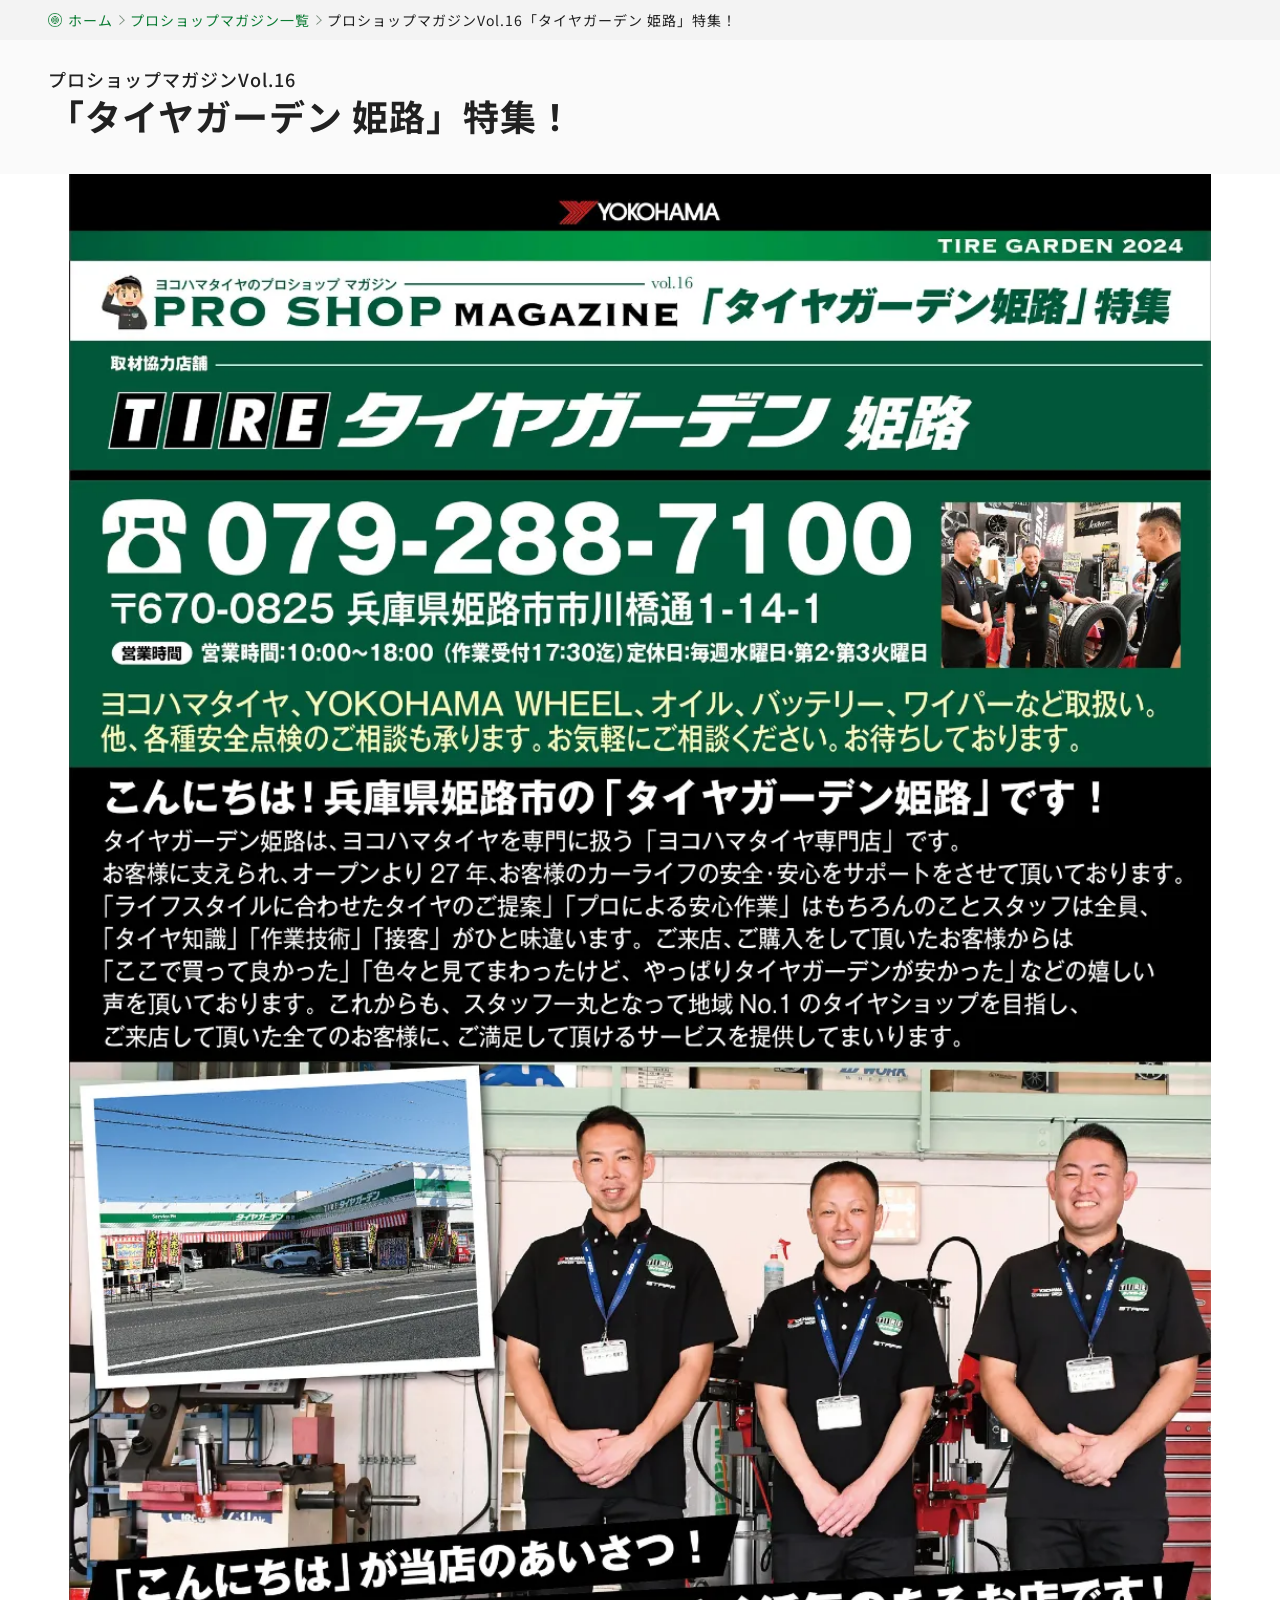
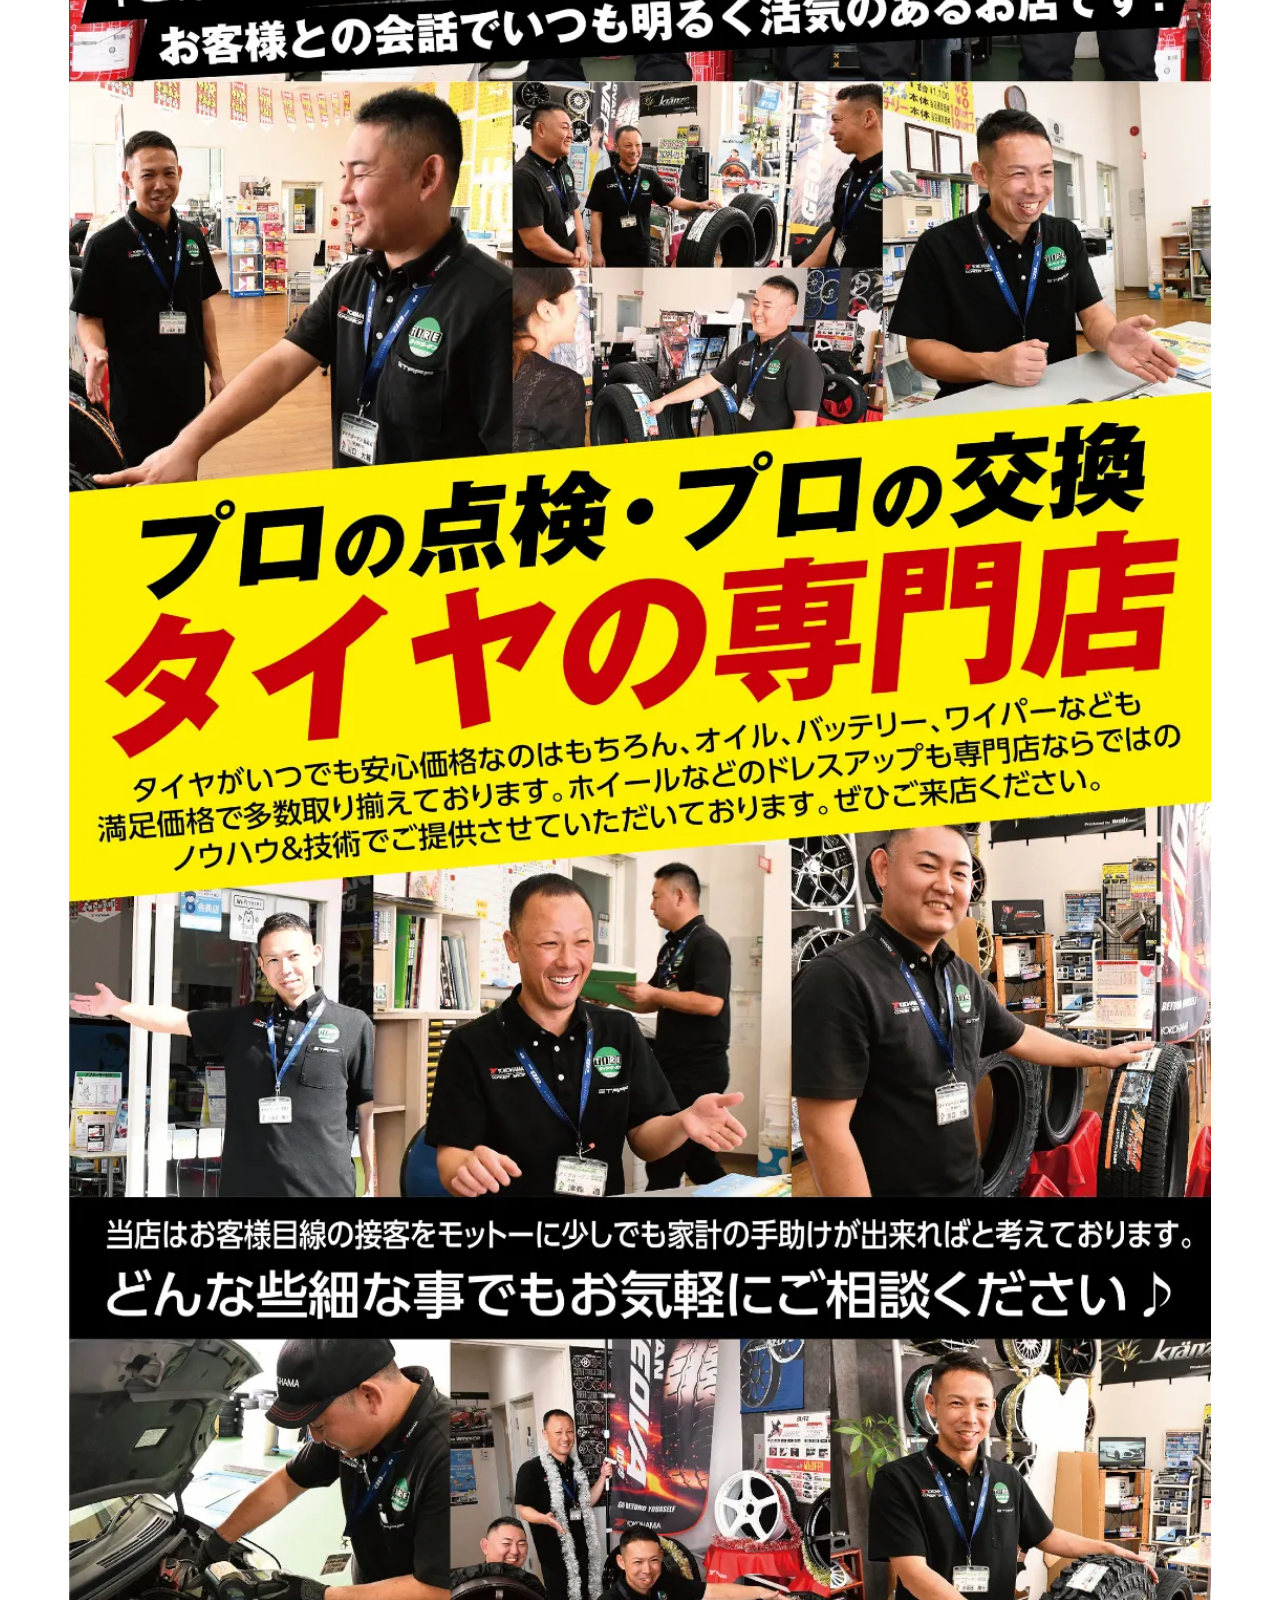
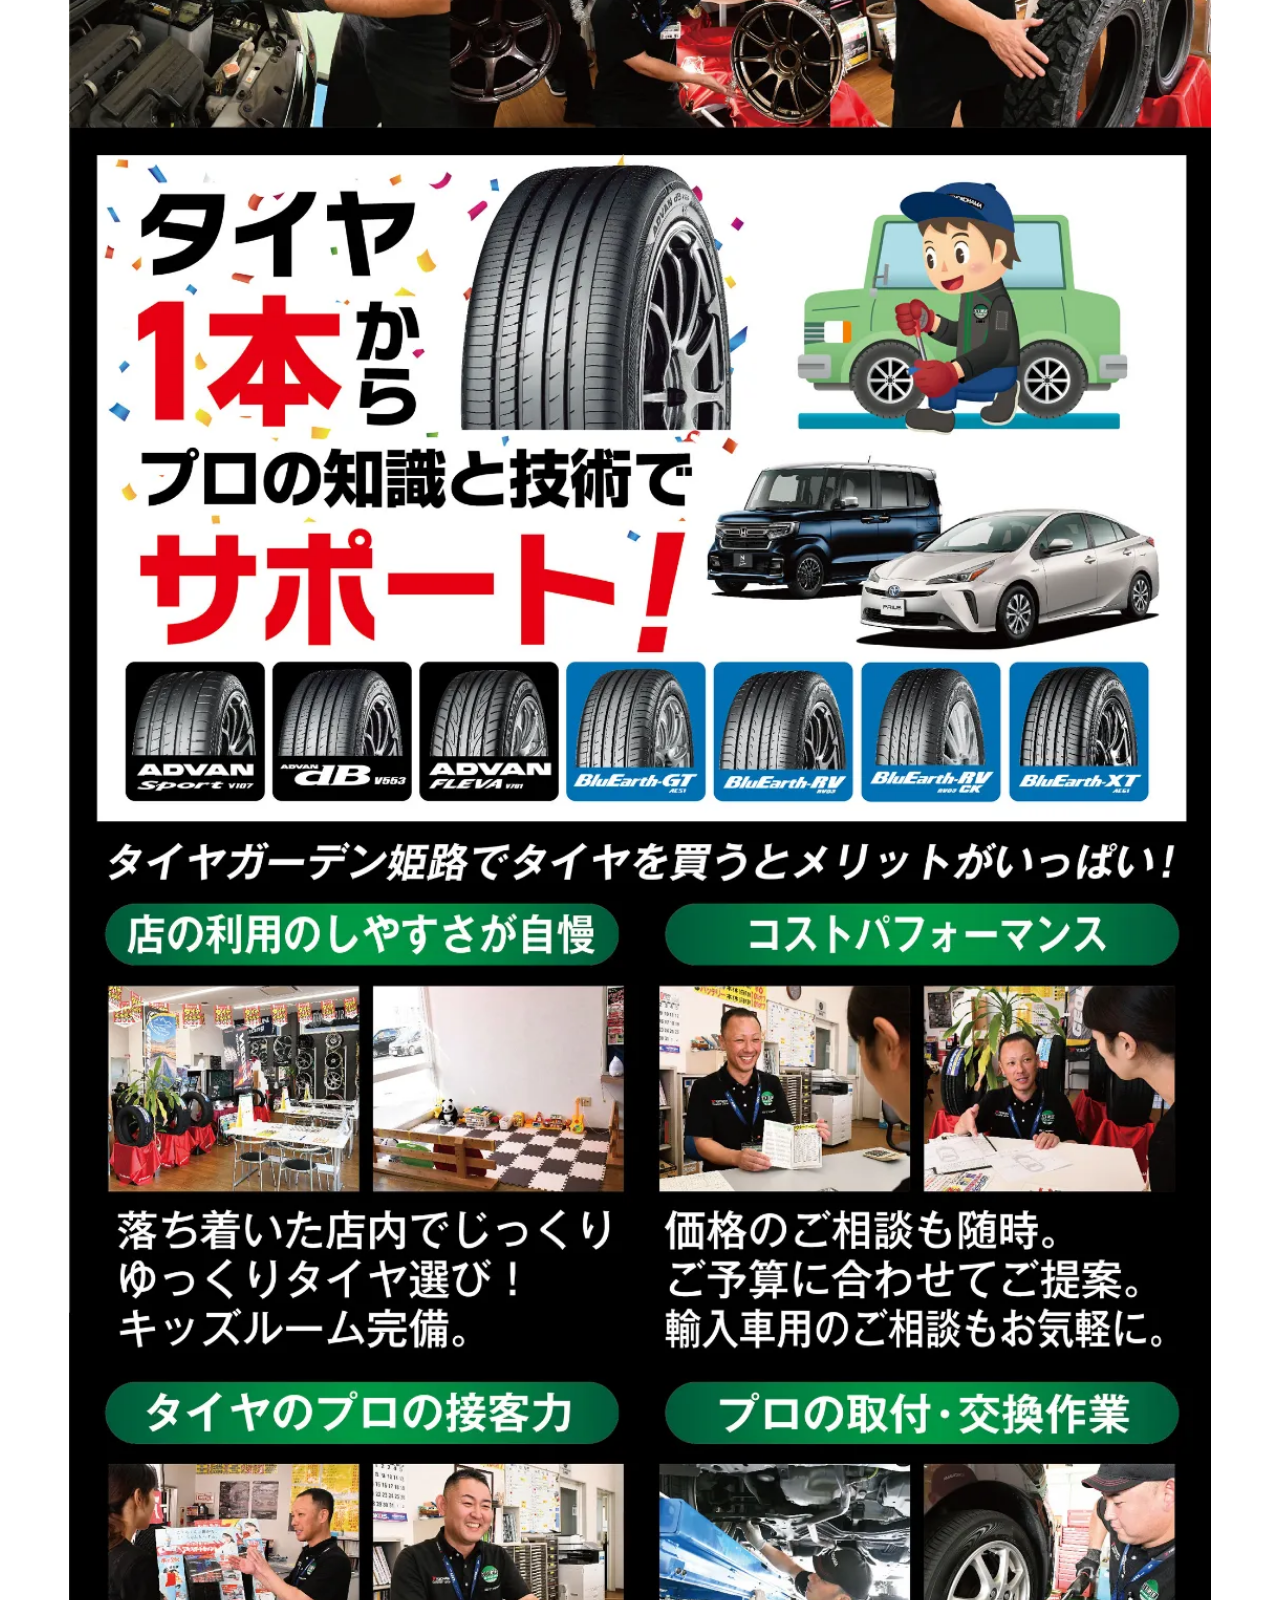
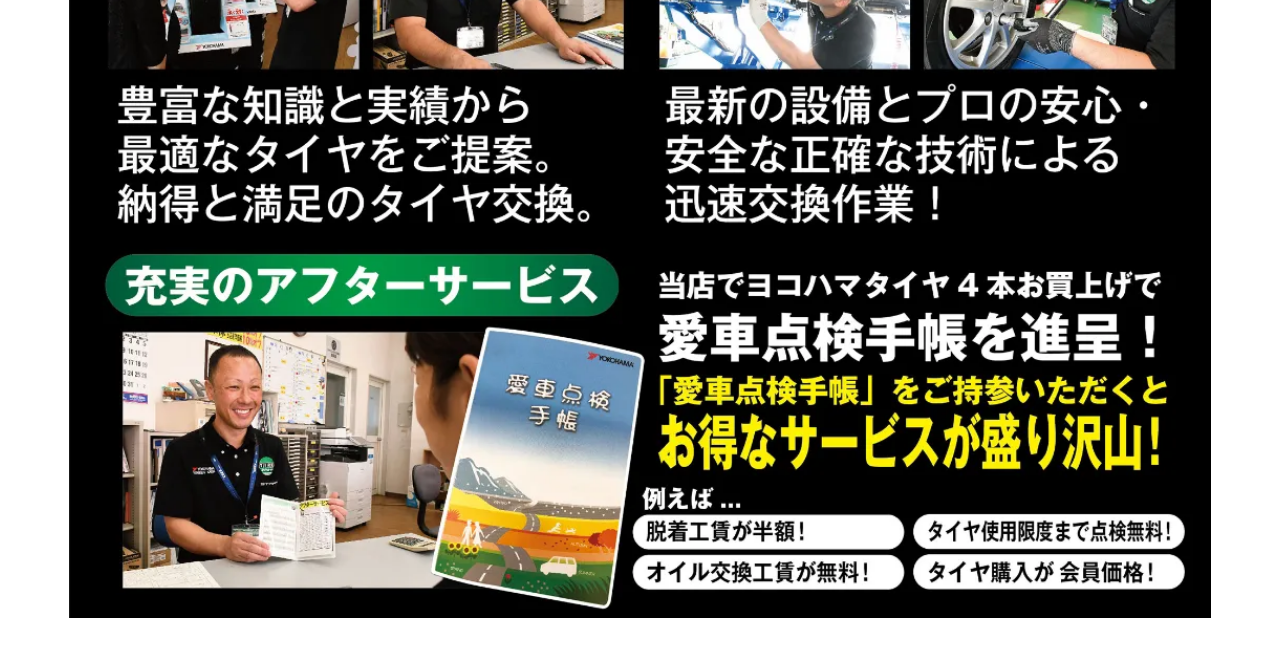
<file: special-feature02.html>
<!DOCTYPE html>
<html lang="ja">

<head>
    <meta charset="utf-8" />
    <meta name="viewport" content="width=device-width,initial-scale=1" />
    <title>「タイヤガーデン 姫路」特集！</title>
    <meta name="description" content="ページの説明" />
    <meta name="format-detection" content="telephone=no" />

    <!-- favicon/webclipicon -->
    <!-- <link rel="icon" href="favicon.ico" />
    <link rel="icon" href="favicon.svg" type="image/svg+xml" />
    <link rel="apple-touch-icon" href="webclip.png" /> -->

    <!-- ogp -->
    <meta property="og:site_name" content="サイト名" />
    <meta property="og:url" content="URL" />
    <meta property="og:type" content="website or article" />
    <meta property="og:title" content="ページのタイトル" />
    <meta property="og:description" content="ページの説明" />
    <meta property="og:image" content="URL" />
    <meta property="og:locale" content="ja_JP" />
    <!-- <meta property="fb:app_id" content="AppID"> -->
    <meta name="twitter:card" content="summary_large_image or summary" />
    <!-- <meta name="twitter:site" content="@moshamusha2010" /> -->
    <meta name="twitter:description" content="ページの説明" />
    <meta name="twitter:image:src" content="URL" />

    <!-- fonts -->
    <link rel="preconnect" href="https://fonts.googleapis.com" />
    <link rel="preconnect" href="https://fonts.gstatic.com" crossorigin />
    <link href="https://fonts.googleapis.com/css2?family=Noto+Sans+JP:wght@400;500;700&display=swap" rel="stylesheet" />

    <!-- css -->
    <link rel="stylesheet" href="/assets/slick/slick.css">
    <link rel="stylesheet" href="/assets/slick/slick-theme.css">
    <link rel="stylesheet" href="/assets/css/import.css" />
</head>

<body>
    <header>
        <section id="headerPart">
        </section>
    </header>

    <main>
        <section>
            <div class="bread-crumb">
                <div class="container">
                    <ul class="bread-crumb-list">
                        <li class="bread-crumb-item"><a href="/index.html" class="bread-crumb-link">ホーム</a></li>
                         <li class="bread-crumb-item"><a href="" class="bread-crumb-link">プロショップマガジン一覧</a></li>
                        <li class="bread-crumb-item"><span>プロショップマガジンVol.16「タイヤガーデン 姫路」特集！</span></li>
                    </ul>
                </div>
            </div>
        </section>
        
        <section class="ssr-section">
            <div class="container">
                <div class="ssr-title-div">
                    <span class="ssr-span">プロショップマガジンVol.16</span>
                    <h2 class="ssr-title pt0">「タイヤガーデン 姫路」特集！</h2>
                </div>

            </div>
        </section>

        <section>
            <p class="kaetokuPoster">
                <img src="/assets/img/special-feature/proshopmagazine16_01.webp" alt="プロショップマガジンVol.16 「タイヤガーデン 姫路店」特集！" width="100%">
        </p>
                </section>

    </main>

    <footer>
        <section id="footerPart"></section>
    </footer>
    <!-- js -->
    <script src="/assets/js/jquery-3.7.1.min.js"></script>
    <script src="/assets/js/jquery.matchHeight.js"></script>
    <script src="/assets/slick/slick.min.js"></script>
    <script src="/assets/js/template-part.js"></script>
    <script src="/assets/js/common.js"></script>
</body>

</html>
</file>
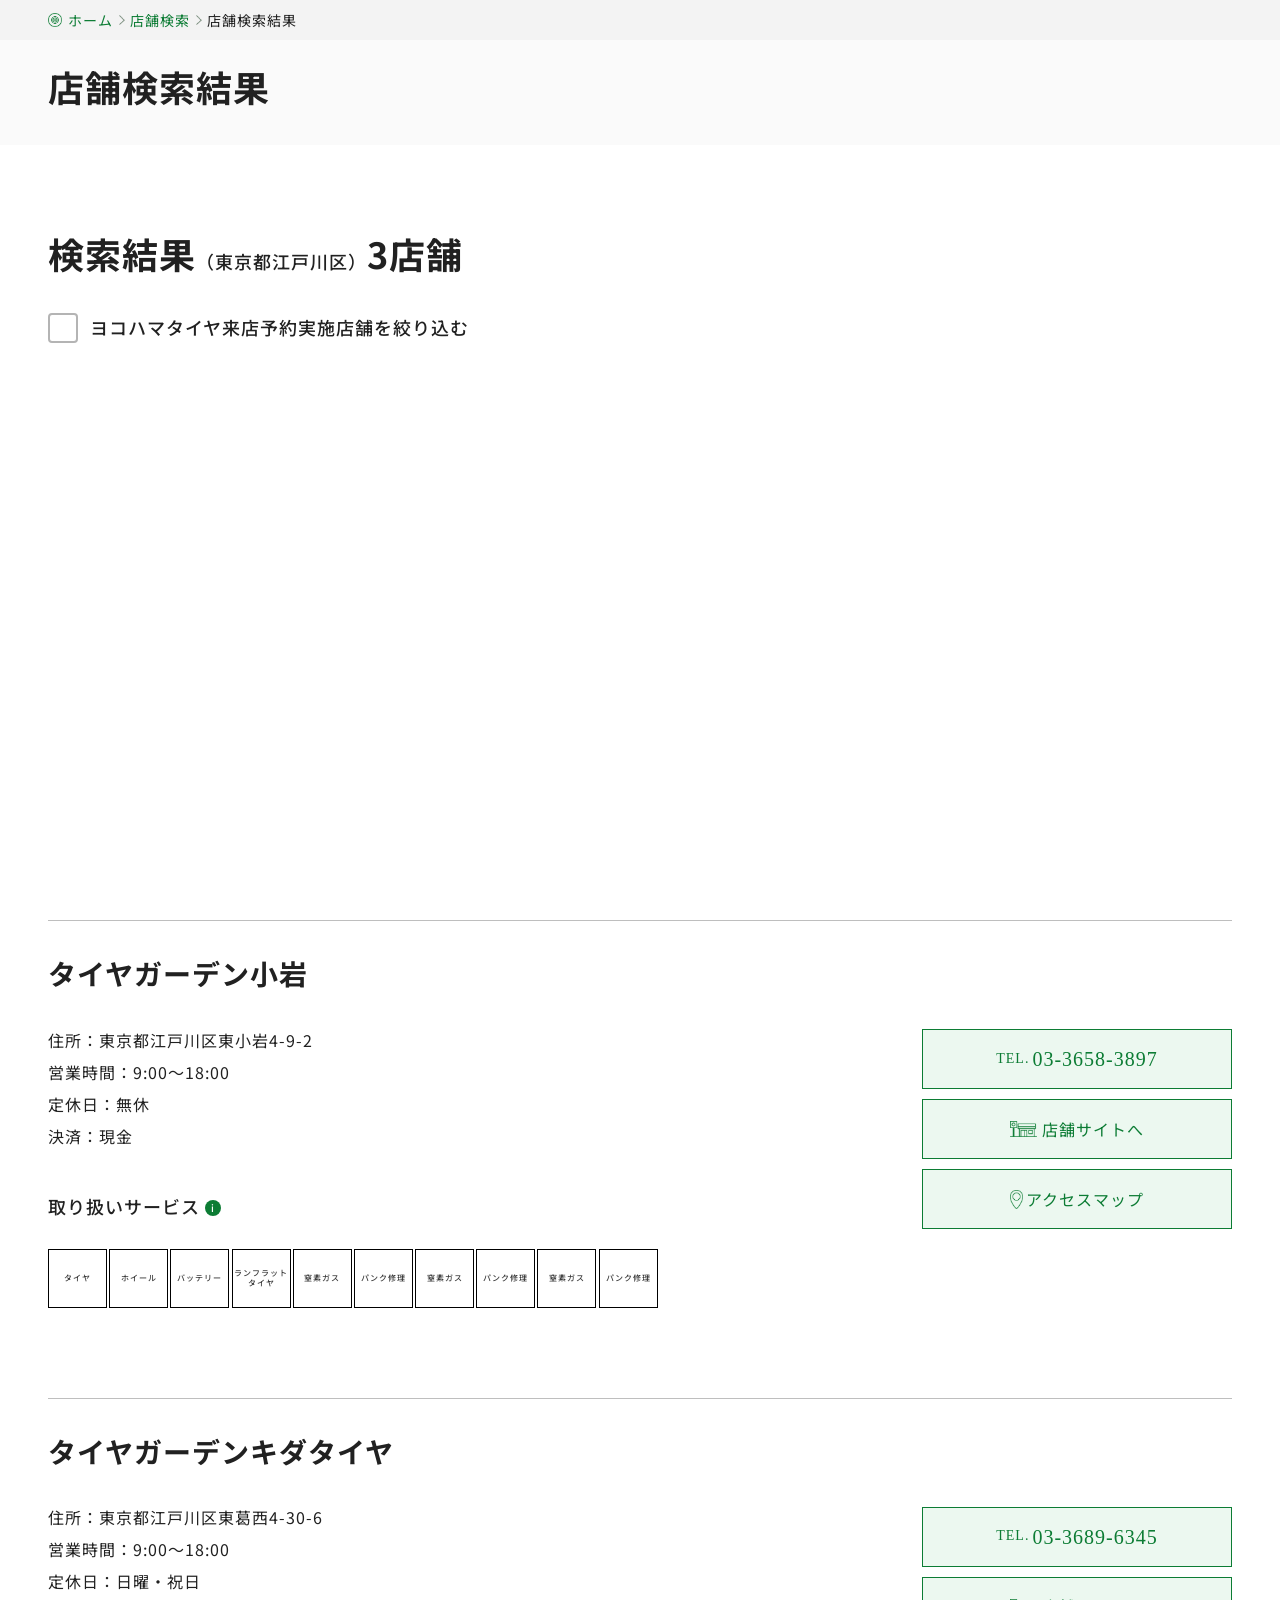
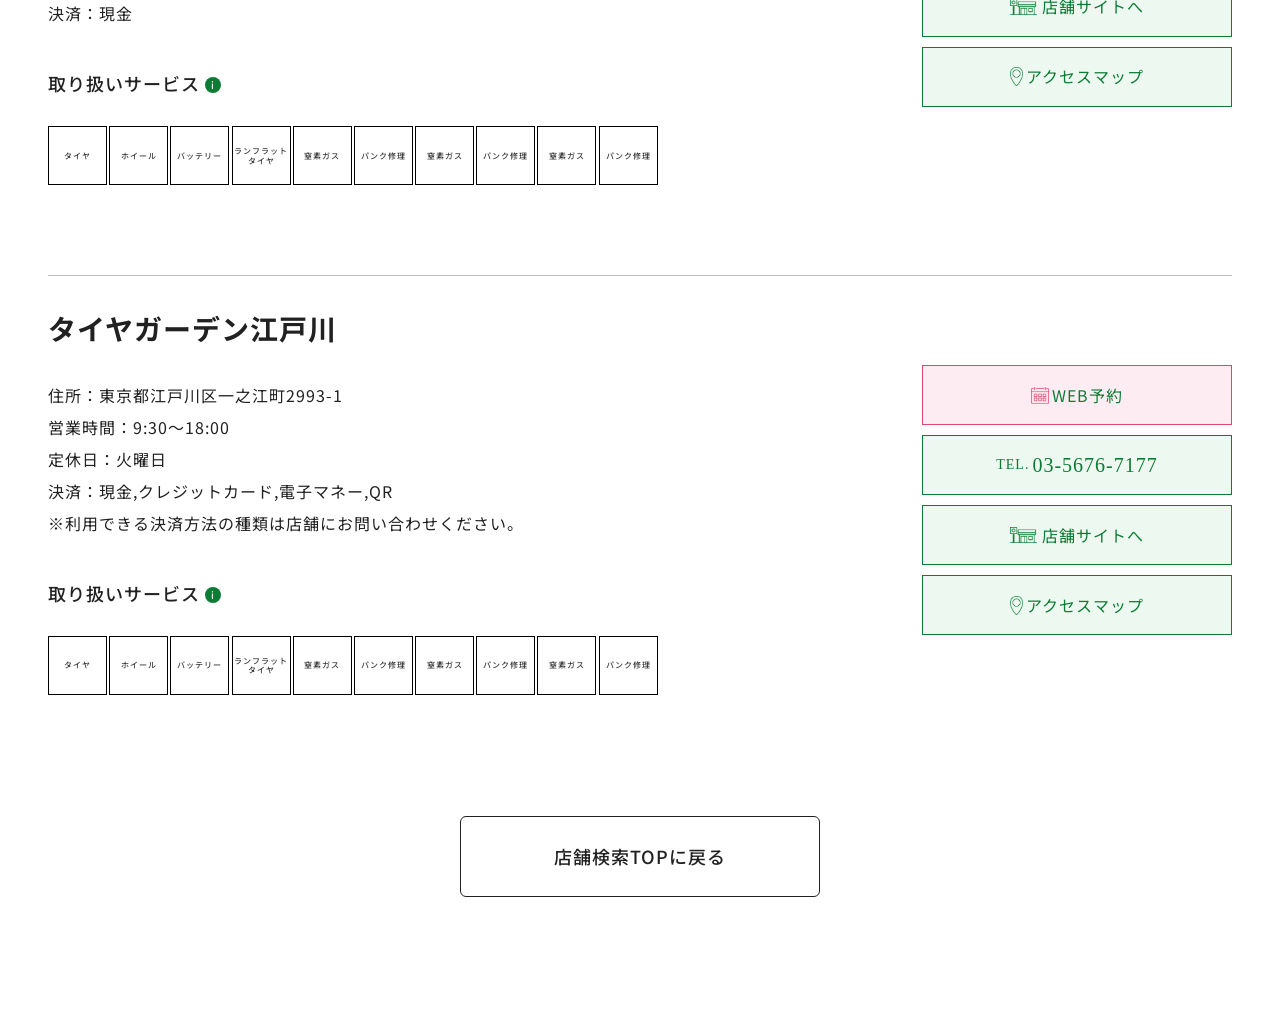
<file: store-search-result.html>
<!DOCTYPE html>
<html lang="ja">

<head>
    <meta charset="utf-8" />
    <meta name="viewport" content="width=device-width,initial-scale=1" />
    <title>ページタイトル</title>
    <meta name="description" content="ページの説明" />
    <meta name="format-detection" content="telephone=no" />

    <!-- favicon/webclipicon -->
    <!-- <link rel="icon" href="favicon.ico" />
    <link rel="icon" href="favicon.svg" type="image/svg+xml" />
    <link rel="apple-touch-icon" href="webclip.png" /> -->

    <!-- ogp -->
    <meta property="og:site_name" content="サイト名" />
    <meta property="og:url" content="URL" />
    <meta property="og:type" content="website or article" />
    <meta property="og:title" content="ページのタイトル" />
    <meta property="og:description" content="ページの説明" />
    <meta property="og:image" content="URL" />
    <meta property="og:locale" content="ja_JP" />
    <!-- <meta property="fb:app_id" content="AppID"> -->
    <meta name="twitter:card" content="summary_large_image or summary" />
    <!-- <meta name="twitter:site" content="@moshamusha2010" /> -->
    <meta name="twitter:description" content="ページの説明" />
    <meta name="twitter:image:src" content="URL" />

    <!-- fonts -->
    <link rel="preconnect" href="https://fonts.googleapis.com" />
    <link rel="preconnect" href="https://fonts.gstatic.com" crossorigin />
    <link href="https://fonts.googleapis.com/css2?family=Noto+Sans+JP:wght@400;500;700&display=swap" rel="stylesheet" />

    <!-- css -->
    <link rel="stylesheet" href="/assets/slick/slick.css">
    <link rel="stylesheet" href="/assets/slick/slick-theme.css">
    <link rel="stylesheet" href="/assets/css/import.css" />
</head>

<body>
    <header>
        <section id="headerPart">
        </section>
    </header>

    <main>
        <div class="bread-crumb">
            <div class="container">
                <ul class="bread-crumb-list">
                    <li class="bread-crumb-item"><a href="/index.html" class="bread-crumb-link">ホーム</a></li>
                    <li class="bread-crumb-item"><a href="/index.html" class="bread-crumb-link">店舗検索</a></li>
                    <li class="bread-crumb-item"><span>店舗検索結果</span></li>
                </ul>
            </div>
        </div>
        <section class="ssr-section">
            <div class="container">
                <div class="ssr-title-div">
                    <h2 class="ssr-title">店舗検索結果</h2>
                </div>

            </div>
        </section>
        <section class="main-map-sec container">
            <h3>検索結果<span>（東京都江戸川区）</span>3店舗</h3>
            <label class="checkbox-line">
                <input type="checkbox" name="map">
                <span class="checkmark"></span>
                ヨコハマタイヤ来店予約実施店舗を絞り込む
            </label>
            <iframe class="main-map"
                src="https://www.google.com/maps/embed?pb=!1m18!1m12!1m3!1d240.82110158464374!2d139.8673080356459!3d35.69941224383584!2m3!1f0!2f0!3f0!3m2!1i1024!2i768!4f13.1!3m3!1m2!1s0x6018863a7d88cf4d%3A0x8d2a69772c1f79e2!2sTire-kan%20Komatusgawa!5e0!3m2!1sen!2smm!4v1757401182078!5m2!1sen!2smm"
                width="100%" height="454" style="border:0;" allowfullscreen="" loading="lazy"
                referrerpolicy="no-referrer-when-downgrade">
            </iframe>
            <div class="shop-addresses">
                <div class="shop-00 shop-01">
                    <div class="info-side">
                        <h4>タイヤガーデン小岩</h4>
                        <p class="schedule">
                            住所：東京都江戸川区東小岩4-9-2<br>
                            営業時間：9:00～18:00<br>
                            定休日：無休<br>
                            決済：現金
                        </p>
                        <p class="services">取り扱いサービス</p>
                        <div class="service-cards">
                            <div class="service-card" href="">タイヤ</div>
                            <div class="service-card" href="">ホイール</div>
                            <div class="service-card" href="">バッテリー</div>
                            <div class="service-card" href="">ランフラット<br>タイヤ</div>
                            <div class="service-card" href="">窒素ガス</div>
                            <div class="service-card" href="">パンク修理</div>
                            <div class="service-card" href="">窒素ガス</div>
                            <div class="service-card" href="">パンク修理</div>
                            <div class="service-card" href="">窒素ガス</div>
                            <div class="service-card" href="">パンク修理</div>
                        </div>
                    </div>
                    <div class="btns-side">
                        <br>
                        <a class="phone-btn" href="">TEL.<span>03-3658-3897</span></a>
                        <a class="site-btn" href="">
                            <img src="./assets/img/store-serach-result/shop-icon.png" alt="shop-icon-to-go-to-the-site">
                            店舗サイトへ
                        </a>
                        <a class="map-btn" href="">
                            <img src="./assets/img/store-serach-result/location-icon.png" alt="location-icon">
                            アクセスマップ
                        </a>
                        <br>
                    </div>
                </div>

                <div class="shop-00 shop-02">
                    <div class="info-side">
                        <h4>タイヤガーデンキダタイヤ</h4>
                        <p class="schedule">
                            住所：東京都江戸川区東葛西4-30-6<br>
                            営業時間：9:00～18:00<br>
                            定休日：日曜・祝日<br>
                            決済：現金
                        </p>
                        <p class="services">取り扱いサービス</p>
                        <div class="service-cards">
                            <div class="service-card" href="">タイヤ</div>
                            <div class="service-card" href="">ホイール</div>
                            <div class="service-card" href="">バッテリー</div>
                            <div class="service-card" href="">ランフラット<br>タイヤ</div>
                            <div class="service-card" href="">窒素ガス</div>
                            <div class="service-card" href="">パンク修理</div>
                            <div class="service-card" href="">窒素ガス</div>
                            <div class="service-card" href="">パンク修理</div>
                            <div class="service-card" href="">窒素ガス</div>
                            <div class="service-card" href="">パンク修理</div>
                        </div>
                    </div>
                    <div class="btns-side">
                        <br>
                        <a class="phone-btn" href="">TEL.<span>03-3689-6345</span></a>
                        <a class="site-btn" href="">
                            <img src="./assets/img/store-serach-result/shop-icon.png" alt="shop-icon-to-go-to-the-site">
                            店舗サイトへ
                        </a>
                        <a class="map-btn" href="">
                            <img src="./assets/img/store-serach-result/location-icon.png" alt="location-icon">
                            アクセスマップ
                        </a>
                        <br>
                    </div>
                </div>

                <div class="shop-00 shop-03">
                    <div class="info-side">
                        <h4>タイヤガーデン江戸川</h4>
                        <p class="schedule">
                            住所：東京都江戸川区一之江町2993-1<br>
                            営業時間：9:30～18:00<br>
                            定休日：火曜日<br>
                            決済：現金,クレジットカード,電子マネー,QR<br>
                            ※利用できる決済方法の種類は店舗にお問い合わせください。
                        </p>
                        <p class="services">取り扱いサービス</p>
                        <div class="service-cards">
                            <div class="service-card" href="">タイヤ</div>
                            <div class="service-card" href="">ホイール</div>
                            <div class="service-card" href="">バッテリー</div>
                            <div class="service-card" href="">ランフラット<br>タイヤ</div>
                            <div class="service-card" href="">窒素ガス</div>
                            <div class="service-card" href="">パンク修理</div>
                            <div class="service-card" href="">窒素ガス</div>
                            <div class="service-card" href="">パンク修理</div>
                            <div class="service-card" href="">窒素ガス</div>
                            <div class="service-card" href="">パンク修理</div>
                        </div>
                    </div>
                    <div class="btns-side">
                        <br>
                        <a class="reserve-btn" href="">
                            <img src="./assets/img/store-serach-result/calendar-icon.png"
                                alt="calendar-icon-to-reserve">
                            WEB予約
                        </a>
                        <a class="phone-btn" href="">TEL.<span>03-5676-7177</span></a>
                        <a class="site-btn" href="">
                            <img src="./assets/img/store-serach-result/shop-icon.png" alt="shop-icon-to-go-to-the-site">
                            店舗サイトへ
                        </a>
                        <a class="map-btn" href="">
                            <img src="./assets/img/store-serach-result/location-icon.png" alt="location-icon">
                            アクセスマップ
                        </a>
                        <br>
                    </div>
                </div>
            </div>

            <a href="" class="return-list-btn">店舗検索TOPに戻る</a>
        </section>
    </main>
    <footer>
        <section id="footerPart"></section>
    </footer>
    <!-- js -->
    <script src="/assets/js/jquery-3.7.1.min.js"></script>
    <script src="/assets/js/jquery.matchHeight.js"></script>
    <script src="/assets/slick/slick.min.js"></script>
    <script src="/assets/js/template-part.js"></script>
    <script src="/assets/js/common.js"></script>
</body>

</html>
</file>
<file: assets/css/import.css>
@charset "utf-8";
@import url("reset.css");
@import url("common.css");
@import url("font.css");
@import url("margin-padding.css");
/* @import url("swiper-bundle.min.css"); */
@import url("style.css");
</file>
